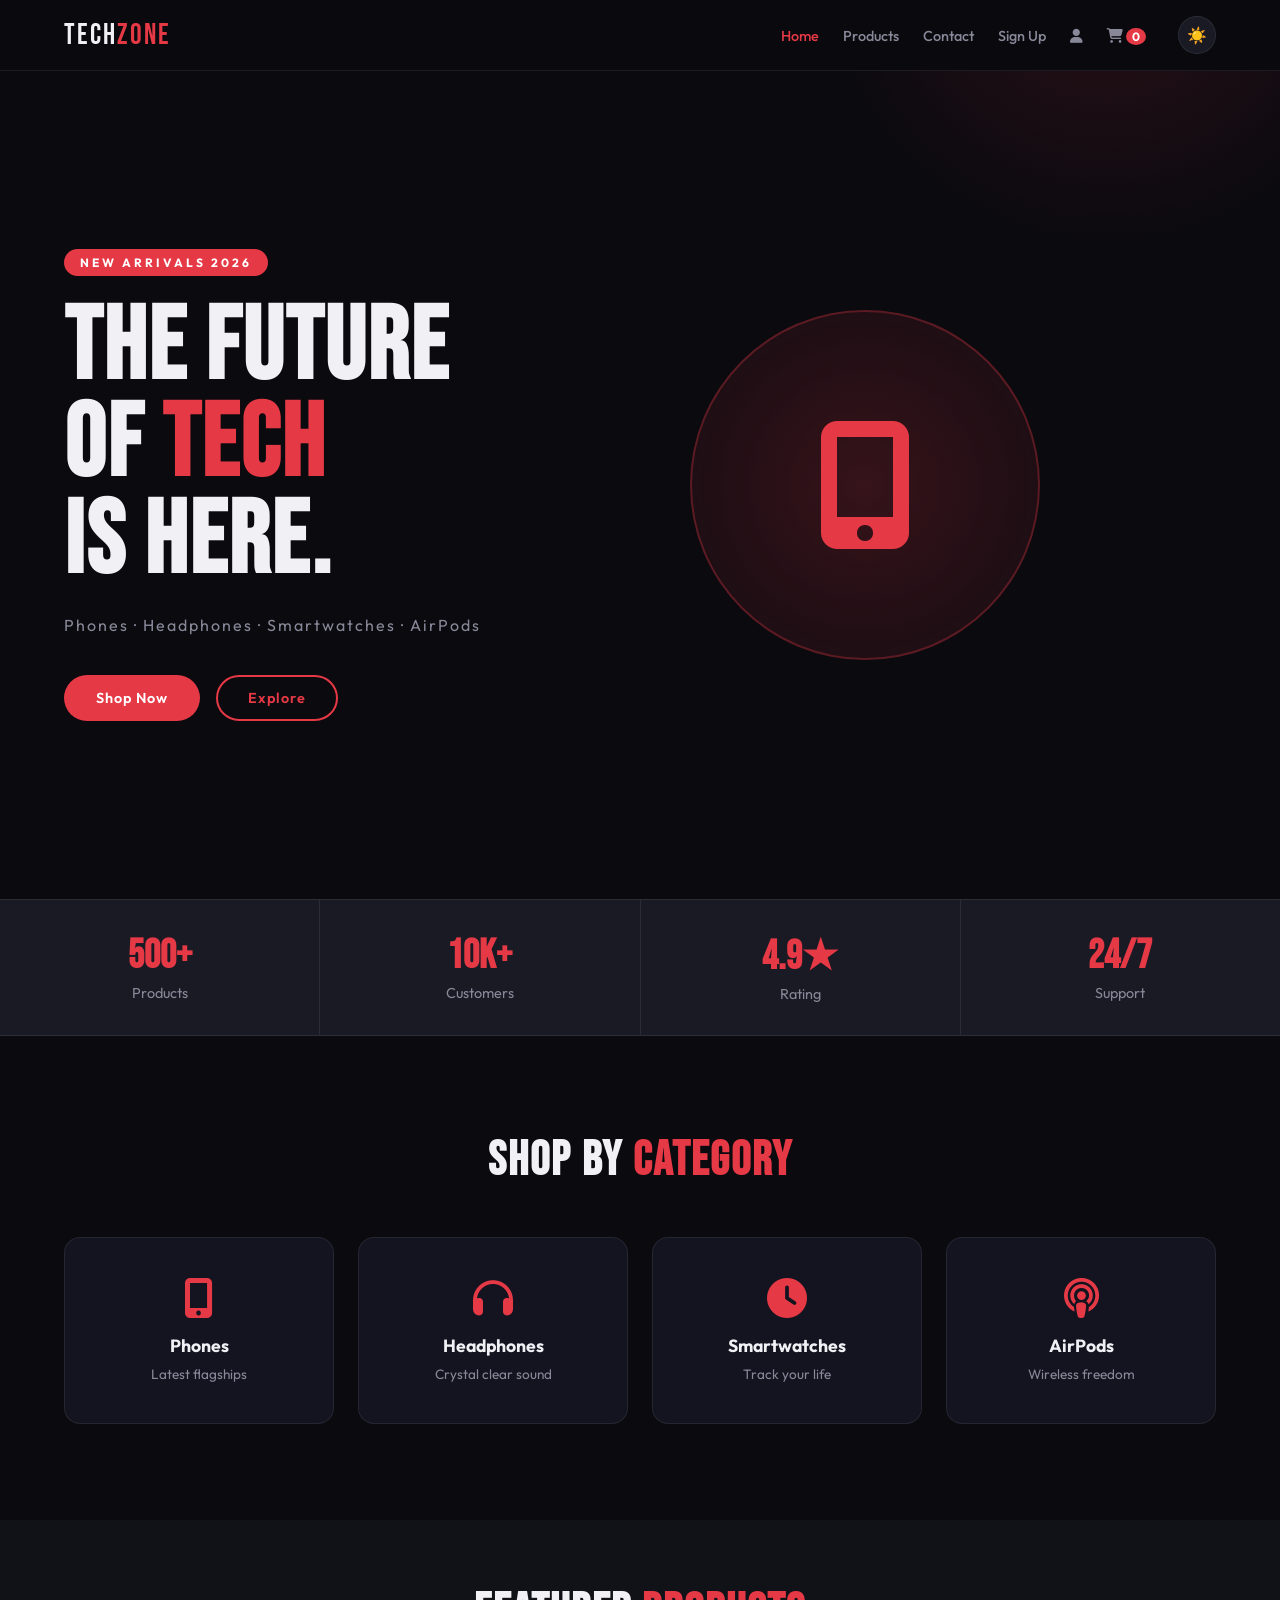
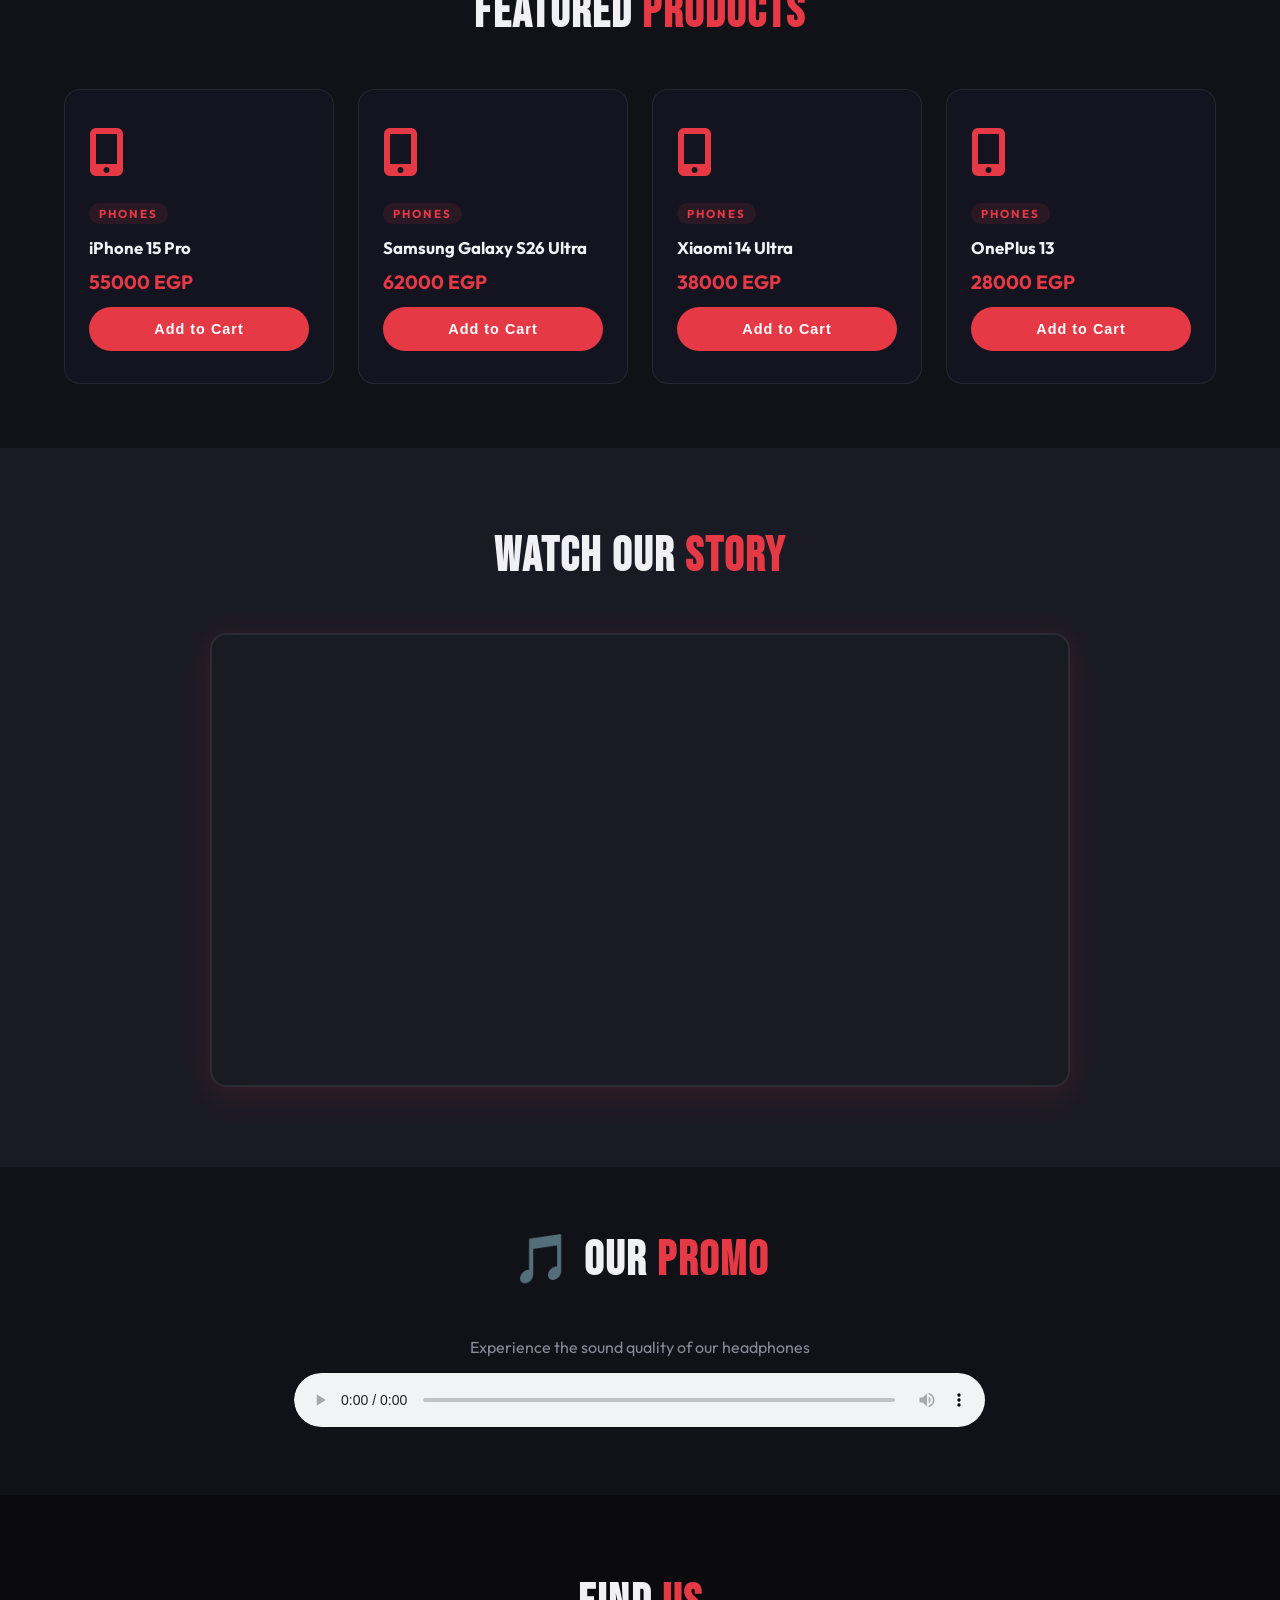
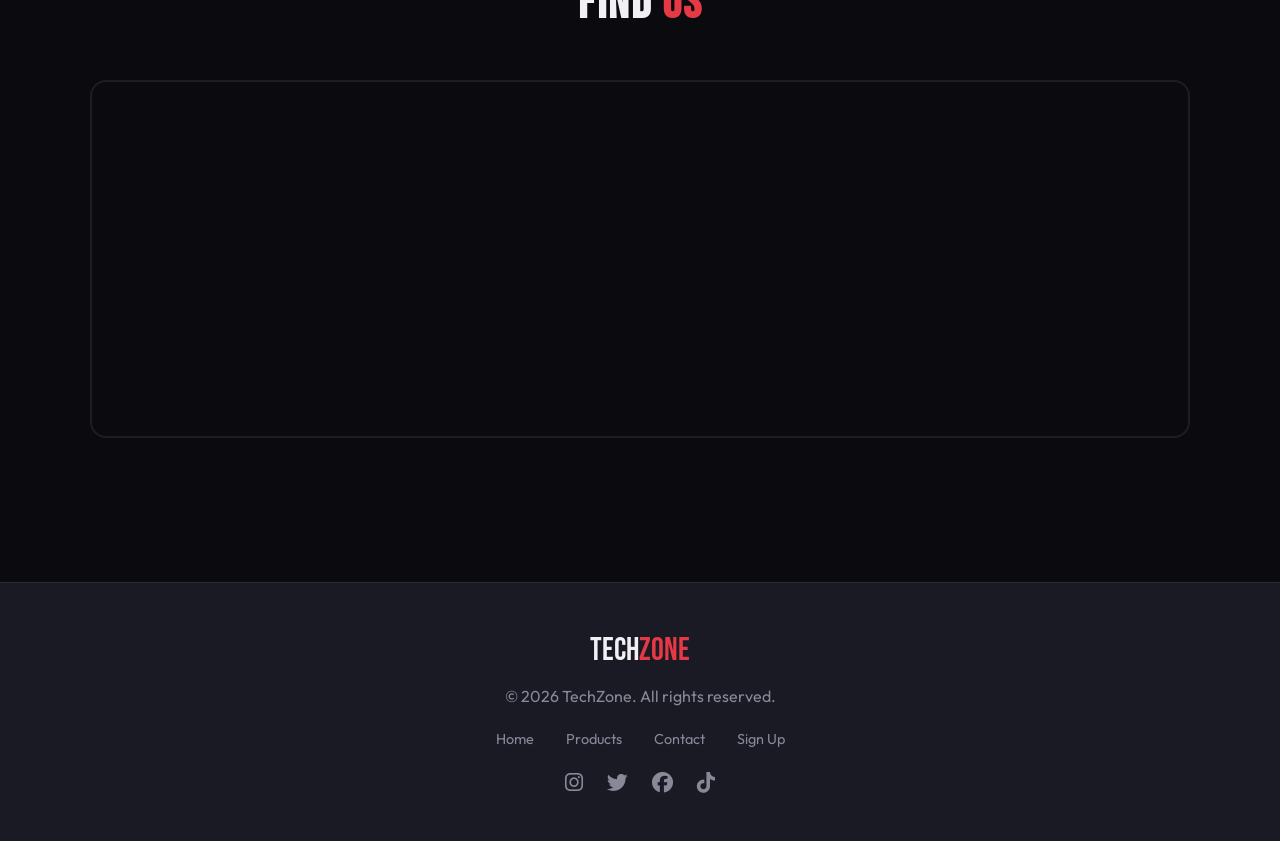
<file: index.html>
<!DOCTYPE html>
<html lang="en">
<head>
  <meta charset="UTF-8" />
  <meta name="viewport" content="width=device-width, initial-scale=1.0"/>
  <title>TechZone - Premium Tech Store</title>
  <link rel="stylesheet" href="style.css"/>
  <link href="https://fonts.googleapis.com/css2?family=Bebas+Neue&family=Outfit:wght@300;400;500;600;700&display=swap" rel="stylesheet"/>
  <link rel="stylesheet" href="https://cdnjs.cloudflare.com/ajax/libs/font-awesome/6.5.0/css/all.min.css"/>
</head>
<body>

<!-- NAV -->
<nav class="navbar">
  <div class="nav-logo">TECH<span>ZONE</span></div>
  <ul class="nav-links">
    <li><a href="index.html" class="active">Home</a></li>
    <li><a href="products.html">Products</a></li>
    <li><a href="contact.html">Contact</a></li>
    <li><a href="signup.html">Sign Up</a></li>
    <li><a href="profile.html"><i class="fa fa-user"></i></a></li>
    <li><a href="cart.html"><i class="fa fa-shopping-cart"></i> <span class="cart-count" id="cartCount">0</span></a></li>
  </ul>
  <button class="theme-toggle" id="themeToggle" onclick="toggleTheme()">🌙</button>
  <div class="hamburger" onclick="toggleMenu()">☰</div>
</nav>

<!-- HERO -->
<section class="hero">
  <div class="hero-content">
    <p class="hero-tag">New Arrivals 2026</p>
    <h1>The Future<br/>Of <span>Tech</span><br/>Is Here.</h1>
    <p class="hero-sub">Phones · Headphones · Smartwatches · AirPods</p>
    <div class="hero-btns">
      <a href="products.html" class="btn-primary">Shop Now</a>
      <a href="#featured" class="btn-outline">Explore</a>
    </div>
  </div>
  <div class="hero-visual">
    <div class="hero-circle"></div>
    <div class="hero-phone">
      <i class="fa fa-mobile-alt"></i>
    </div>
  </div>
</section>

<!-- STATS -->
<section class="stats">
  <div class="stat"><h2>500+</h2><p>Products</p></div>
  <div class="stat"><h2>10K+</h2><p>Customers</p></div>
  <div class="stat"><h2>4.9★</h2><p>Rating</p></div>
  <div class="stat"><h2>24/7</h2><p>Support</p></div>
</section>

<!-- CATEGORIES -->
<section class="categories" id="featured">
  <h2 class="section-title">Shop by <span>Category</span></h2>
  <div class="cat-grid">
    <a href="products.html?cat=phones" class="cat-card">
      <i class="fa fa-mobile-alt"></i>
      <h3>Phones</h3>
      <p>Latest flagships</p>
    </a>
    <a href="products.html?cat=headphones" class="cat-card">
      <i class="fa fa-headphones"></i>
      <h3>Headphones</h3>
      <p>Crystal clear sound</p>
    </a>
    <a href="products.html?cat=watches" class="cat-card">
      <i class="fa fa-clock"></i>
      <h3>Smartwatches</h3>
      <p>Track your life</p>
    </a>
    <a href="products.html?cat=airpods" class="cat-card">
      <i class="fa fa-podcast"></i>
      <h3>AirPods</h3>
      <p>Wireless freedom</p>
    </a>
  </div>
</section>

<!-- FEATURED PRODUCTS -->
<section class="featured-products">
  <h2 class="section-title">Featured <span>Products</span></h2>
  <div class="prod-grid" id="featuredGrid"></div>
</section>

<!-- VIDEO SECTION -->
<section class="video-section">
  <h2 class="section-title">Watch Our <span>Story</span></h2>
  <div class="video-wrapper">
    <iframe width="800" height="400"
      src="https://www.youtube.com/embed/dQw4w9WgXcQ"
      title="TechZone Story"
      frameborder="0"
      allow="accelerometer; autoplay; clipboard-write; encrypted-media; gyroscope; picture-in-picture"
      allowfullscreen>
    </iframe>
  </div>
</section>

<!-- AUDIO PROMO -->
<section class="audio-section">
  <h2 class="section-title">🎵 Our <span>Promo</span></h2>
  <p style="text-align:center; color:var(--text-muted); margin-bottom:1rem;">Experience the sound quality of our headphones</p>
  <div style="text-align:center;">
    <audio controls style="width:60%; border-radius:30px;">
      <source src="https://www.soundhelix.com/examples/mp3/SoundHelix-Song-1.mp3" type="audio/mpeg"/>
      Your browser does not support audio.
    </audio>
  </div>
</section>

<!-- MAP IFRAME -->
<section class="map-section">
  <h2 class="section-title">Find <span>Us</span></h2>
  <div class="map-wrapper">
    <iframe
      src="https://www.google.com/maps/embed?pb=!1m18!1m12!1m3!1d3453.9!2d31.2357!3d30.0444!2m3!1f0!2f0!3f0!3m2!1i1024!2i768!4f13.1!3m3!1m2!1s0x0%3A0x0!2zMzDCsDAyJzM5LjkiTiAzMcKwMTQnMDkuNSJF!5e0!3m2!1sen!2seg!4v1234567890"
      width="100%" height="350" style="border:0; border-radius:16px;" allowfullscreen loading="lazy">
    </iframe>
  </div>
</section>

<!-- FOOTER -->
<footer class="footer">
  <div class="footer-content">
    <div class="footer-logo">TECH<span>ZONE</span></div>
    <p>© 2026 TechZone. All rights reserved.</p>
    <div class="footer-links">
      <a href="index.html">Home</a>
      <a href="products.html">Products</a>
      <a href="contact.html">Contact</a>
      <a href="signup.html">Sign Up</a>
    </div>
    <div class="social-icons">
      <i class="fab fa-instagram"></i>
      <i class="fab fa-twitter"></i>
      <i class="fab fa-facebook"></i>
      <i class="fab fa-tiktok"></i>
    </div>
  </div>
</footer>

<script src="script.js"></script>
<script>
  // Render featured products
  const featured = products.slice(0, 4);
  const grid = document.getElementById('featuredGrid');
  featured.forEach(p => {
    grid.innerHTML += `
      <div class="prod-card">
        <div class="prod-icon"><i class="${p.icon}"></i></div>
        <span class="prod-cat">${p.category}</span>
        <h3>${p.name}</h3>
        <p class="prod-price">${p.price} EGP</p>
        <button class="btn-primary" onclick="addToCart(${p.id})">Add to Cart</button>
      </div>`;
  });
</script>
</body>
</html>
</file>
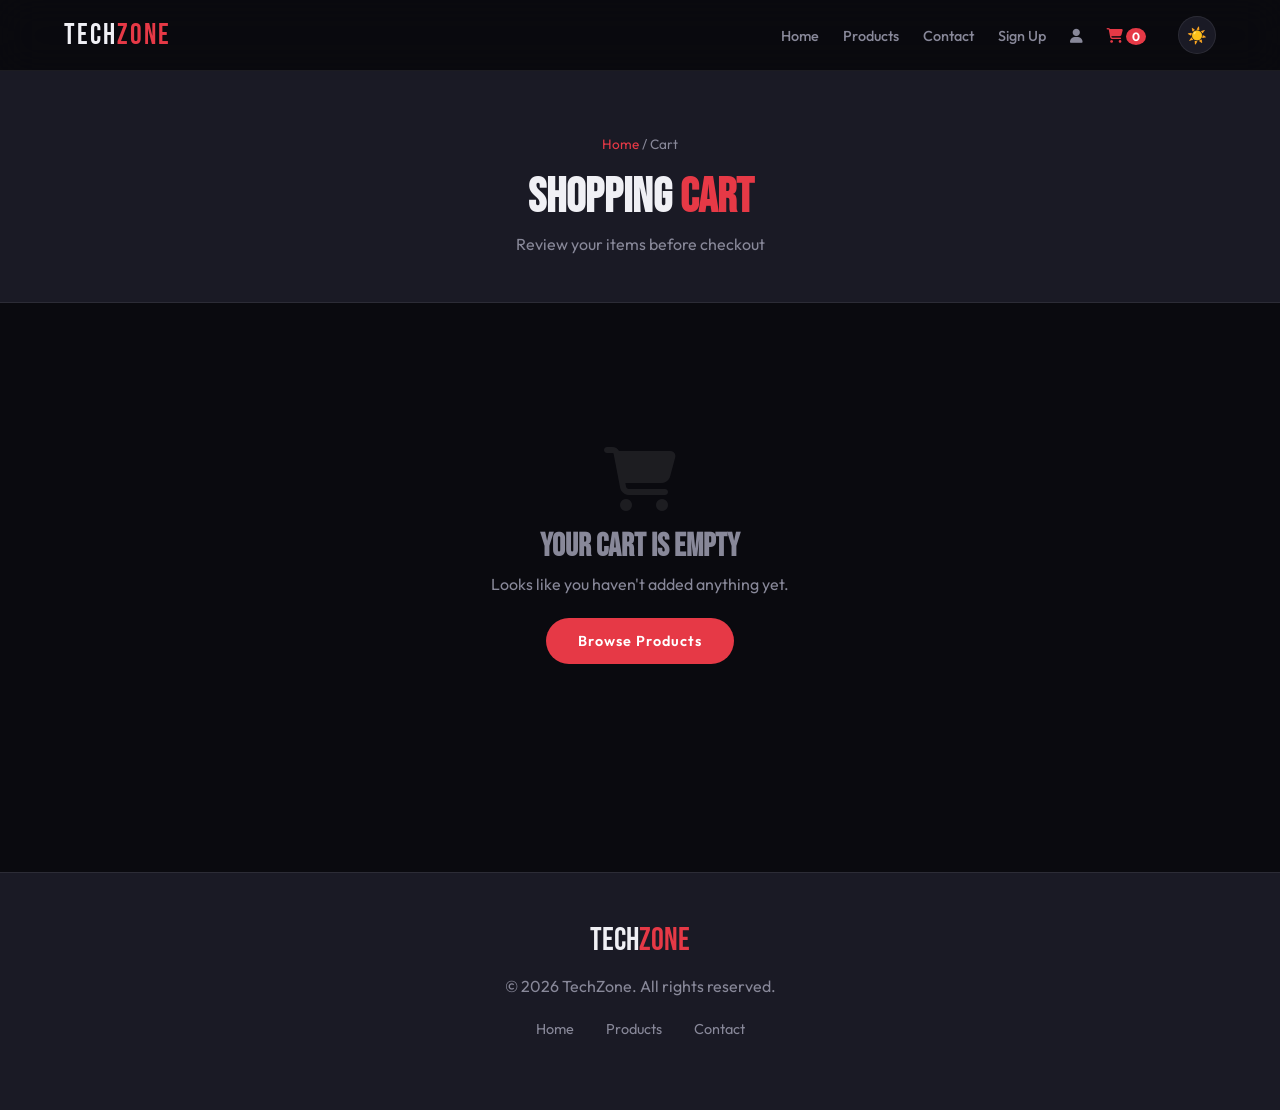
<file: cart.html>
<!DOCTYPE html>
<html lang="en">
<head>
  <meta charset="UTF-8"/>
  <meta name="viewport" content="width=device-width, initial-scale=1.0"/>
  <title>Cart - TechZone</title>
  <link rel="stylesheet" href="style.css"/>
  <link href="https://fonts.googleapis.com/css2?family=Bebas+Neue&family=Outfit:wght@300;400;500;600;700&display=swap" rel="stylesheet"/>
  <link rel="stylesheet" href="https://cdnjs.cloudflare.com/ajax/libs/font-awesome/6.5.0/css/all.min.css"/>
</head>
<body>

<nav class="navbar">
  <div class="nav-logo"><a href="index.html">TECH<span>ZONE</span></a></div>
  <ul class="nav-links">
    <li><a href="index.html">Home</a></li>
    <li><a href="products.html">Products</a></li>
    <li><a href="contact.html">Contact</a></li>
    <li><a href="signup.html">Sign Up</a></li>
    <li><a href="profile.html"><i class="fa fa-user"></i></a></li>
    <li><a href="cart.html" class="active"><i class="fa fa-shopping-cart"></i> <span class="cart-count" id="cartCount">0</span></a></li>
  </ul>
  <button class="theme-toggle" id="themeToggle" onclick="toggleTheme()">🌙</button>
  <div class="hamburger" onclick="toggleMenu()">☰</div>
</nav>

<div class="page-header">
  <div class="breadcrumb"><a href="index.html">Home</a> / Cart</div>
  <h1>Shopping <span>Cart</span></h1>
  <p>Review your items before checkout</p>
</div>

<section class="cart-section">

  <div id="cartEmpty" class="empty-cart" style="display:none;">
    <i class="fa fa-shopping-cart"></i>
    <h3 style="font-family:var(--font-display);font-size:2rem;margin-bottom:0.5rem;">Your cart is empty</h3>
    <p style="margin-bottom:1.5rem;">Looks like you haven't added anything yet.</p>
    <a href="products.html" class="btn-primary">Browse Products</a>
  </div>

  <div id="cartFull">
    <div style="overflow-x:auto;">
      <table class="cart-table" id="cartTable">
        <thead>
          <tr>
            <th>Product</th>
            <th>Category</th>
            <th>Price</th>
            <th>Qty</th>
            <th>Subtotal</th>
            <th>Remove</th>
          </tr>
        </thead>
        <tbody id="cartBody"></tbody>
      </table>
    </div>

    <div class="cart-total">
      Total: <span id="cartTotalAmt">0</span> EGP
    </div>

    <div class="cart-actions">
      <button class="btn-danger" onclick="clearCartAll()"><i class="fa fa-trash"></i> Clear Cart</button>
      <button class="btn-primary" onclick="checkout()"><i class="fa fa-credit-card"></i> Checkout</button>
    </div>
  </div>

</section>

<!-- CHECKOUT MODAL -->
<div id="checkoutModal" style="display:none;position:fixed;inset:0;background:rgba(0,0,0,0.8);z-index:9000;display:none;align-items:center;justify-content:center;padding:2rem;">
  <div style="background:var(--card-bg);border:1px solid var(--border);border-radius:24px;padding:2.5rem;max-width:480px;width:100%;">
    <h2 style="font-family:var(--font-display);font-size:2rem;margin-bottom:0.5rem;">Checkout</h2>
    <p style="color:var(--text-muted);margin-bottom:1.5rem;">Complete your order</p>

    <div class="form-group">
      <label>Full Name</label>
      <input type="text" id="ch-name" placeholder="Your full name"/>
      <div class="error-msg" id="ch-name-err"></div>
    </div>
    <div class="form-group">
      <label>Phone Number</label>
      <input type="text" id="ch-phone" placeholder="01xxxxxxxxx"/>
      <div class="error-msg" id="ch-phone-err"></div>
    </div>
    <div class="form-group">
      <label>Address</label>
      <input type="text" id="ch-address" placeholder="Street, City"/>
      <div class="error-msg" id="ch-address-err"></div>
    </div>
    <div class="form-group">
      <label>Payment Method</label>
      <select id="ch-payment">
        <option value="">Choose...</option>
        <option value="Cash on Delivery">Cash on Delivery</option>
        <option value="Visa / Mastercard">Visa / Mastercard</option>
        <option value="Instapay">Instapay</option>
        <option value="Vodafone Cash">Vodafone Cash</option>
      </select>
      <div class="error-msg" id="ch-payment-err"></div>
    </div>

    <div style="display:flex;gap:1rem;margin-top:1.5rem;">
      <button class="btn-outline" style="flex:1;" onclick="closeModal()">Cancel</button>
      <button class="btn-primary" style="flex:1;" onclick="confirmOrder()">Place Order</button>
    </div>
  </div>
</div>

<footer class="footer">
  <div class="footer-content">
    <div class="footer-logo">TECH<span>ZONE</span></div>
    <p>© 2026 TechZone. All rights reserved.</p>
    <div class="footer-links">
      <a href="index.html">Home</a><a href="products.html">Products</a><a href="contact.html">Contact</a>
    </div>
  </div>
</footer>

<script src="script.js"></script>
<script>
  function renderCart() {
    const cart = getCart();
    const empty = document.getElementById('cartEmpty');
    const full  = document.getElementById('cartFull');

    if (cart.length === 0) {
      empty.style.display = 'block';
      full.style.display  = 'none';
      return;
    }
    empty.style.display = 'none';
    full.style.display  = 'block';

    let total = 0;
    document.getElementById('cartBody').innerHTML = cart.map(item => {
      const sub = item.price * item.qty;
      total += sub;
      return `
        <tr>
          <td><i class="${item.icon}" style="color:var(--accent);margin-right:8px;"></i>${item.name}</td>
          <td>${products.find(p=>p.id===item.id)?.category || ''}</td>
          <td>${item.price.toLocaleString()} EGP</td>
          <td>
            <div style="display:flex;align-items:center;gap:8px;">
              <button onclick="changeQty(${item.id},-1)" style="background:var(--bg3);border:1px solid var(--border);color:var(--text);width:28px;height:28px;border-radius:6px;cursor:pointer;font-size:1rem;">−</button>
              <span style="font-weight:700;min-width:20px;text-align:center;">${item.qty}</span>
              <button onclick="changeQty(${item.id},1)"  style="background:var(--bg3);border:1px solid var(--border);color:var(--text);width:28px;height:28px;border-radius:6px;cursor:pointer;font-size:1rem;">+</button>
            </div>
          </td>
          <td style="color:var(--accent);font-weight:700;">${sub.toLocaleString()} EGP</td>
          <td><button class="btn-danger" onclick="removeFromCart(${item.id})"><i class="fa fa-trash"></i></button></td>
        </tr>`;
    }).join('');

    document.getElementById('cartTotalAmt').textContent = total.toLocaleString();
  }

  function changeQty(id, delta) {
    const cart = getCart();
    const item = cart.find(i => i.id === id);
    if (!item) return;
    item.qty += delta;
    if (item.qty <= 0) {
      saveCart(cart.filter(i => i.id !== id));
    } else {
      saveCart(cart);
    }
    renderCart();
  }

  function clearCartAll() {
    if (!confirm('Clear all items from cart?')) return;
    saveCart([]);
    renderCart();
  }

  function checkout() {
    const modal = document.getElementById('checkoutModal');
    modal.style.display = 'flex';
    // Pre-fill from profile
    const user = JSON.parse(localStorage.getItem('tz-user') || '{}');
    if (user.name) document.getElementById('ch-name').value = user.name;
    if (user.phone) document.getElementById('ch-phone').value = user.phone;
  }

  function closeModal() {
    document.getElementById('checkoutModal').style.display = 'none';
  }

  function confirmOrder() {
    const name    = document.getElementById('ch-name').value.trim();
    const phone   = document.getElementById('ch-phone').value.trim();
    const address = document.getElementById('ch-address').value.trim();
    const payment = document.getElementById('ch-payment').value;

    let valid = true;
    if (name.length < 2)   { showErr2('ch-name-err', '❌ Enter your name.'); valid=false; }
    if (!/^01[0-9]{9}$/.test(phone)) { showErr2('ch-phone-err', '❌ Invalid phone.'); valid=false; }
    if (address.length < 5) { showErr2('ch-address-err', '❌ Enter your address.'); valid=false; }
    if (!payment)           { showErr2('ch-payment-err', '❌ Select payment method.'); valid=false; }
    if (!valid) return;

    const cart = getCart();
    const total = cart.reduce((s,i) => s + i.price*i.qty, 0);
    const order = {
      id: Date.now(),
      date: new Date().toLocaleString(),
      items: cart.map(i=>i.name).join(', '),
      total,
      payment
    };

    const orders = JSON.parse(localStorage.getItem('tz-orders') || '[]');
    orders.push(order);
    localStorage.setItem('tz-orders', JSON.stringify(orders));
    saveCart([]);
    closeModal();
    showToast('🎉 Order placed successfully!');
    setTimeout(() => window.location.href = 'profile.html', 2000);
  }

  function showErr2(id, msg) {
    const el = document.getElementById(id);
    if (el) { el.textContent=msg; el.style.display='block'; }
  }

  renderCart();
</script>
</body>
</html>
</file>
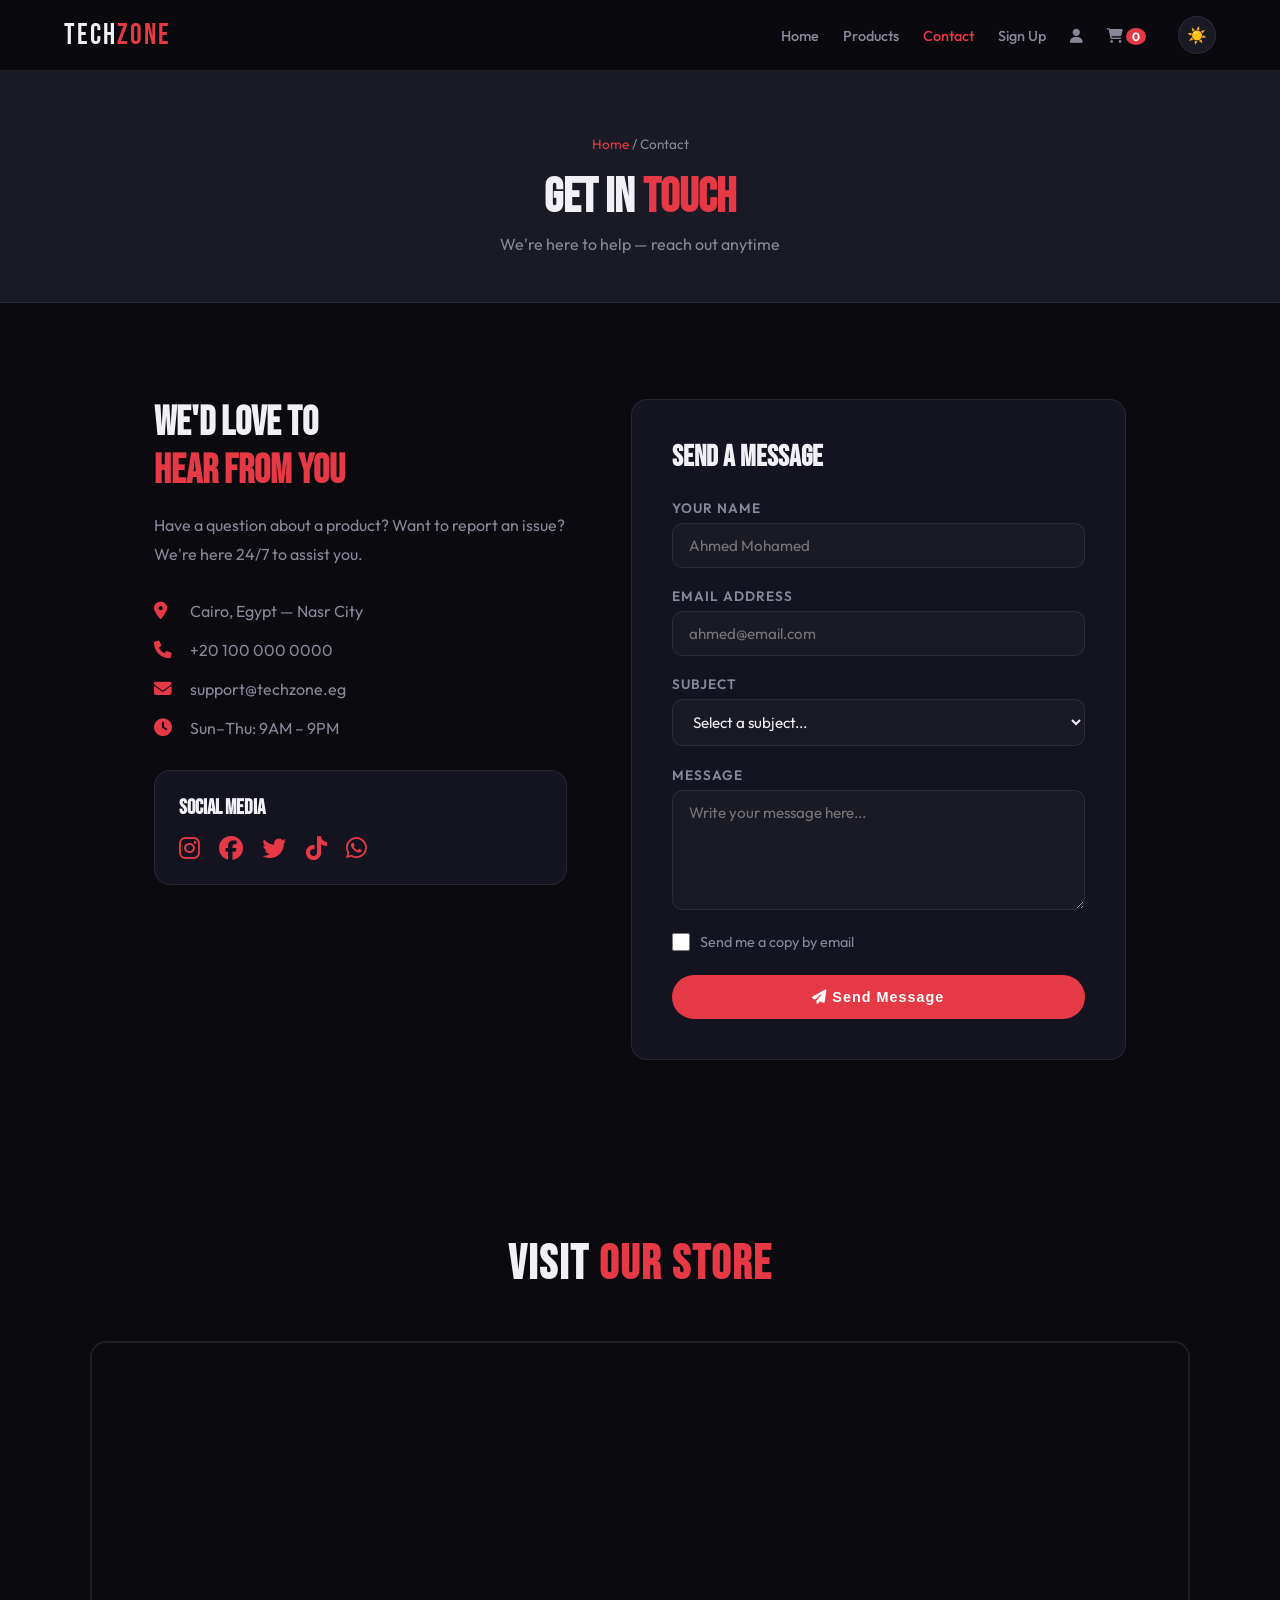
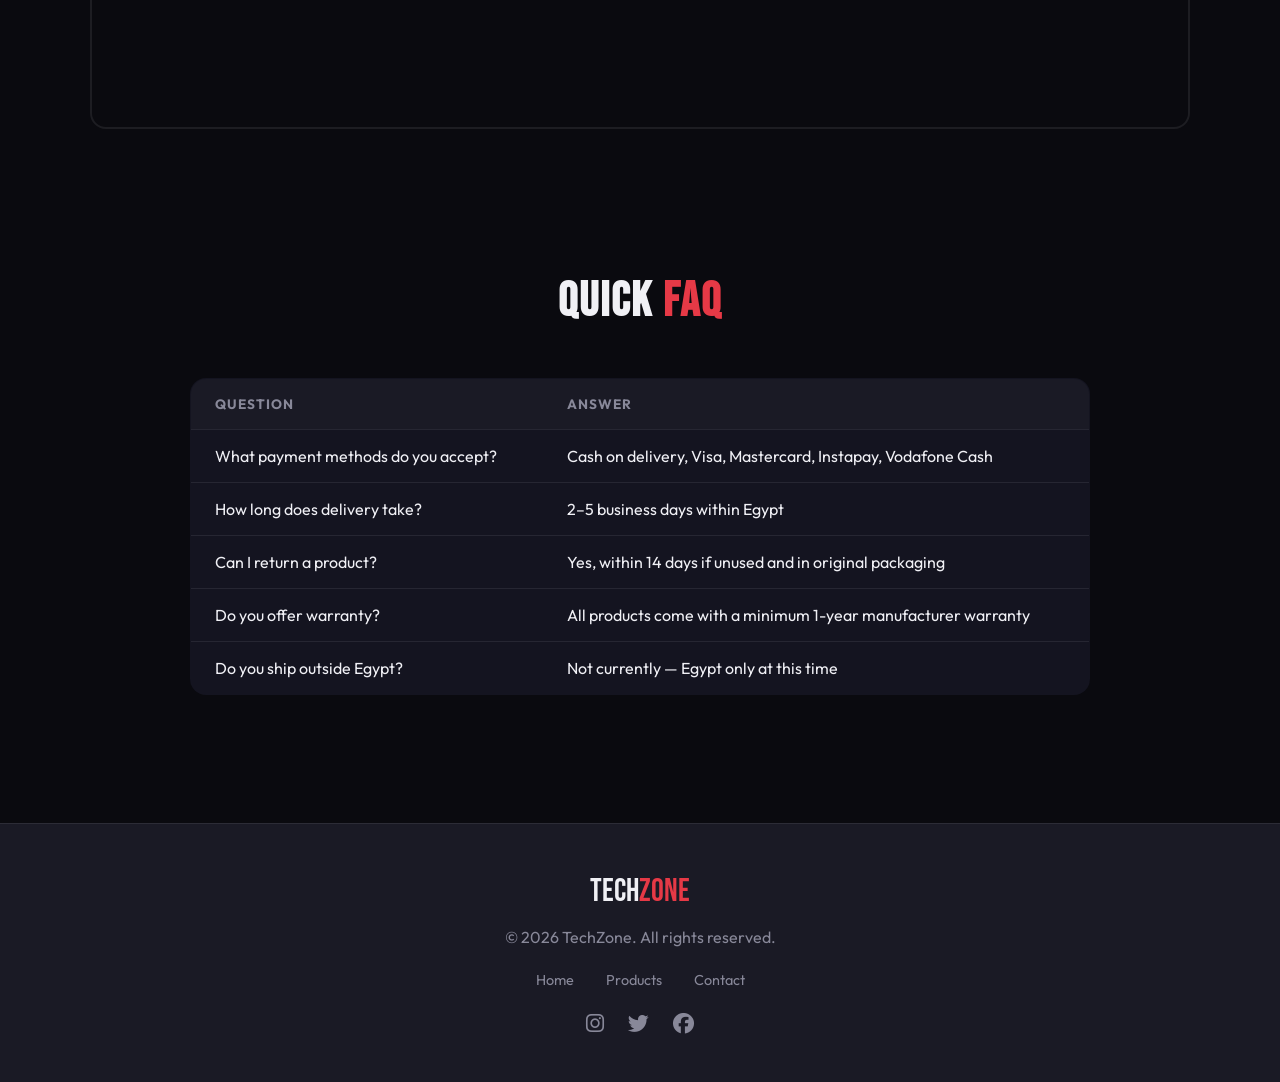
<file: contact.html>
<!DOCTYPE html>
<html lang="en">
<head>
  <meta charset="UTF-8"/>
  <meta name="viewport" content="width=device-width, initial-scale=1.0"/>
  <title>Contact Us - TechZone</title>
  <link rel="stylesheet" href="style.css"/>
  <link href="https://fonts.googleapis.com/css2?family=Bebas+Neue&family=Outfit:wght@300;400;500;600;700&display=swap" rel="stylesheet"/>
  <link rel="stylesheet" href="https://cdnjs.cloudflare.com/ajax/libs/font-awesome/6.5.0/css/all.min.css"/>
</head>
<body>

<nav class="navbar">
  <div class="nav-logo"><a href="index.html">TECH<span>ZONE</span></a></div>
  <ul class="nav-links">
    <li><a href="index.html">Home</a></li>
    <li><a href="products.html">Products</a></li>
    <li><a href="contact.html" class="active">Contact</a></li>
    <li><a href="signup.html">Sign Up</a></li>
    <li><a href="profile.html"><i class="fa fa-user"></i></a></li>
    <li><a href="cart.html"><i class="fa fa-shopping-cart"></i> <span class="cart-count" id="cartCount">0</span></a></li>
  </ul>
  <button class="theme-toggle" id="themeToggle" onclick="toggleTheme()">🌙</button>
  <div class="hamburger" onclick="toggleMenu()">☰</div>
</nav>

<div class="page-header">
  <div class="breadcrumb"><a href="index.html">Home</a> / Contact</div>
  <h1>Get In <span>Touch</span></h1>
  <p>We're here to help — reach out anytime</p>
</div>

<div class="contact-section">
  <!-- INFO -->
  <div class="contact-info">
    <h2>We'd love to<br/><span style="color:var(--accent)">hear from you</span></h2>
    <p>Have a question about a product? Want to report an issue? We're here 24/7 to assist you.</p>

    <div class="contact-detail"><i class="fa fa-map-marker-alt"></i><span>Cairo, Egypt — Nasr City</span></div>
    <div class="contact-detail"><i class="fa fa-phone"></i><span>+20 100 000 0000</span></div>
    <div class="contact-detail"><i class="fa fa-envelope"></i><span>support@techzone.eg</span></div>
    <div class="contact-detail"><i class="fa fa-clock"></i><span>Sun–Thu: 9AM – 9PM</span></div>

    <div style="margin-top:2rem;">
      <div style="background:var(--card-bg);border:1px solid var(--border);border-radius:var(--radius);padding:1.5rem;">
        <h4 style="margin-bottom:1rem;font-family:var(--font-display);font-size:1.3rem;">Social Media</h4>
        <div style="display:flex;gap:1.2rem;font-size:1.5rem;">
          <i class="fab fa-instagram" style="color:var(--accent);cursor:pointer;"></i>
          <i class="fab fa-facebook" style="color:var(--accent);cursor:pointer;"></i>
          <i class="fab fa-twitter" style="color:var(--accent);cursor:pointer;"></i>
          <i class="fab fa-tiktok" style="color:var(--accent);cursor:pointer;"></i>
          <i class="fab fa-whatsapp" style="color:var(--accent);cursor:pointer;"></i>
        </div>
      </div>
    </div>
  </div>

  <!-- FORM -->
  <div class="contact-form">
    <div class="form-card">
      <h3>Send a Message</h3>

      <div class="form-group">
        <label>Your Name</label>
        <input type="text" id="c-name" placeholder="Ahmed Mohamed" oninput="clearCErr('c-name-err')"/>
        <div class="error-msg" id="c-name-err"></div>
      </div>

      <div class="form-group">
        <label>Email Address</label>
        <input type="text" id="c-email" placeholder="ahmed@email.com" oninput="clearCErr('c-email-err')"/>
        <div class="error-msg" id="c-email-err"></div>
      </div>

      <div class="form-group">
        <label>Subject</label>
        <select id="c-subject">
          <option value="">Select a subject...</option>
          <option value="Order Issue">Order Issue</option>
          <option value="Product Question">Product Question</option>
          <option value="Return & Refund">Return & Refund</option>
          <option value="Technical Support">Technical Support</option>
          <option value="Other">Other</option>
        </select>
        <div class="error-msg" id="c-subject-err"></div>
      </div>

      <div class="form-group">
        <label>Message</label>
        <textarea id="c-message" placeholder="Write your message here..." oninput="clearCErr('c-message-err')"></textarea>
        <div class="error-msg" id="c-message-err"></div>
      </div>

      <div style="display:flex;align-items:center;gap:10px;margin-bottom:1.5rem;">
        <input type="checkbox" id="c-copy" style="width:18px;height:18px;accent-color:var(--accent);"/>
        <label for="c-copy" style="color:var(--text-muted);font-size:0.9rem;cursor:pointer;">Send me a copy by email</label>
      </div>

      <button class="btn-primary" style="width:100%;" onclick="submitContact()">
        <i class="fa fa-paper-plane"></i> Send Message
      </button>

      <div id="successMsg" style="display:none;margin-top:1.5rem;padding:1rem;background:rgba(76,175,80,0.1);border:1px solid rgba(76,175,80,0.3);border-radius:10px;color:#4caf50;text-align:center;font-weight:600;">
        ✅ Message sent successfully! We'll get back to you soon.
      </div>
    </div>
  </div>
</div>

<!-- MAP -->
<section class="map-section">
  <h2 class="section-title">Visit <span>Our Store</span></h2>
  <div class="map-wrapper">
    <iframe
      src="https://www.google.com/maps/embed?pb=!1m18!1m12!1m3!1d3453.9!2d31.2357!3d30.0444!2m3!1f0!2f0!3f0!3m2!1i1024!2i768!4f13.1!3m3!1m2!1s0x14583fa60b21beeb%3A0x79dfb296e8423bba!2sCairo%2C%20Egypt!5e0!3m2!1sen!2seg!4v1234567890"
      width="100%" height="380" style="border:0; border-radius:16px;" allowfullscreen loading="lazy">
    </iframe>
  </div>
</section>

<!-- FAQ TABLE -->
<section style="padding:4rem;">
  <h2 class="section-title">Quick <span>FAQ</span></h2>
  <div style="max-width:900px;margin:0 auto;overflow-x:auto;">
    <table class="cart-table">
      <thead>
        <tr>
          <th>Question</th>
          <th>Answer</th>
        </tr>
      </thead>
      <tbody>
        <tr><td>What payment methods do you accept?</td><td>Cash on delivery, Visa, Mastercard, Instapay, Vodafone Cash</td></tr>
        <tr><td>How long does delivery take?</td><td>2–5 business days within Egypt</td></tr>
        <tr><td>Can I return a product?</td><td>Yes, within 14 days if unused and in original packaging</td></tr>
        <tr><td>Do you offer warranty?</td><td>All products come with a minimum 1-year manufacturer warranty</td></tr>
        <tr><td>Do you ship outside Egypt?</td><td>Not currently — Egypt only at this time</td></tr>
      </tbody>
    </table>
  </div>
</section>

<footer class="footer">
  <div class="footer-content">
    <div class="footer-logo">TECH<span>ZONE</span></div>
    <p>© 2026 TechZone. All rights reserved.</p>
    <div class="footer-links">
      <a href="index.html">Home</a><a href="products.html">Products</a><a href="contact.html">Contact</a>
    </div>
    <div class="social-icons">
      <i class="fab fa-instagram"></i>
      <i class="fab fa-twitter"></i>
      <i class="fab fa-facebook"></i>
    </div>
  </div>
</footer>

<script src="script.js"></script>
<script>
  function clearCErr(id) {
    const el = document.getElementById(id);
    if (el) el.style.display = 'none';
  }
  function showCErr(id, msg) {
    const el = document.getElementById(id);
    el.textContent = msg;
    el.style.display = 'block';
  }

  function submitContact() {
    let valid = true;
    const name    = document.getElementById('c-name').value.trim();
    const email   = document.getElementById('c-email').value.trim();
    const subject = document.getElementById('c-subject').value;
    const message = document.getElementById('c-message').value.trim();

    if (name.length < 2) { showCErr('c-name-err', '❌ Please enter your name.'); valid = false; }

    const emailRe = /^[^\s@]+@[^\s@]+\.[^\s@]+$/;
    if (!emailRe.test(email)) { showCErr('c-email-err', '❌ Enter a valid email address.'); valid = false; }

    if (!subject) { showCErr('c-subject-err', '❌ Please select a subject.'); valid = false; }

    if (message.length < 10) { showCErr('c-message-err', '❌ Message must be at least 10 characters.'); valid = false; }

    if (!valid) return;

    // Save message to localStorage
    const messages = JSON.parse(localStorage.getItem('tz-messages') || '[]');
    messages.push({ name, email, subject, message, date: new Date().toLocaleString() });
    localStorage.setItem('tz-messages', JSON.stringify(messages));

    document.getElementById('successMsg').style.display = 'block';
    document.getElementById('c-name').value = '';
    document.getElementById('c-email').value = '';
    document.getElementById('c-subject').value = '';
    document.getElementById('c-message').value = '';
    showToast('📨 Message sent!');
  }
</script>
</body>
</html>
</file>
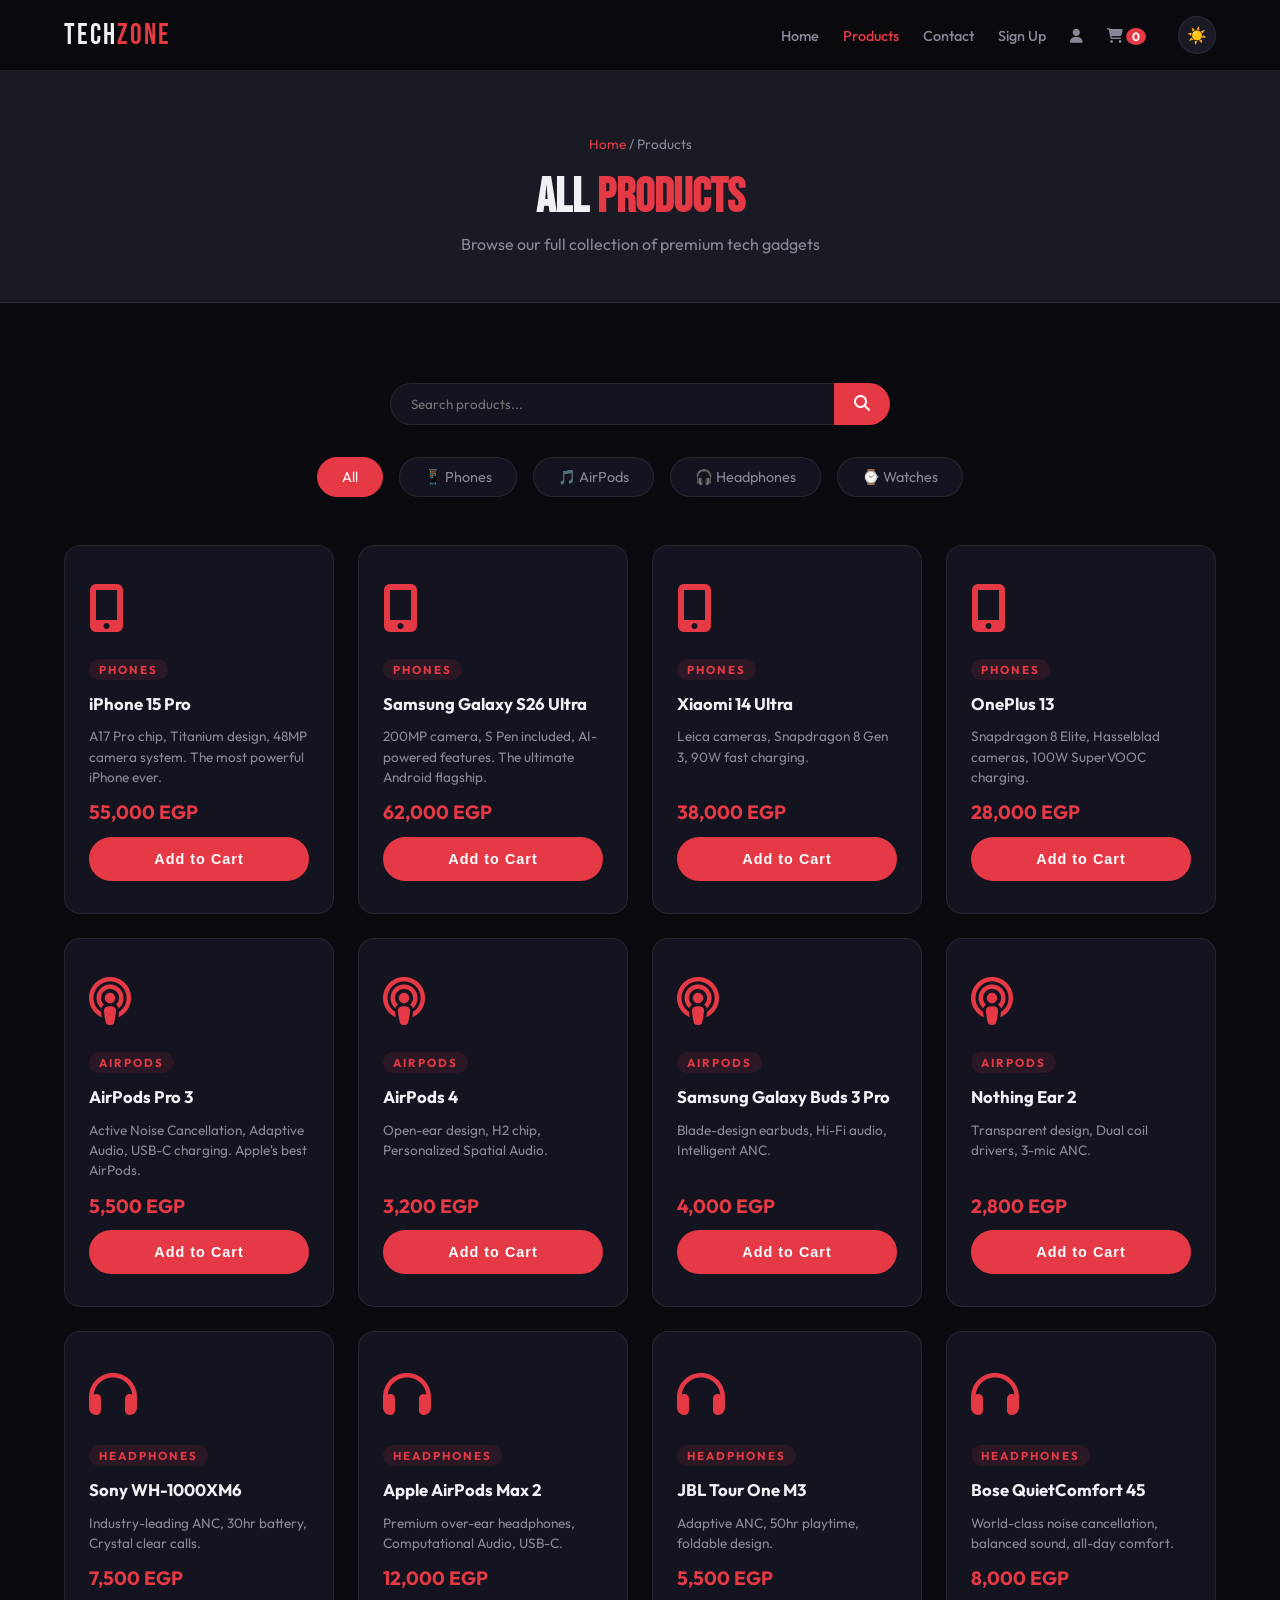
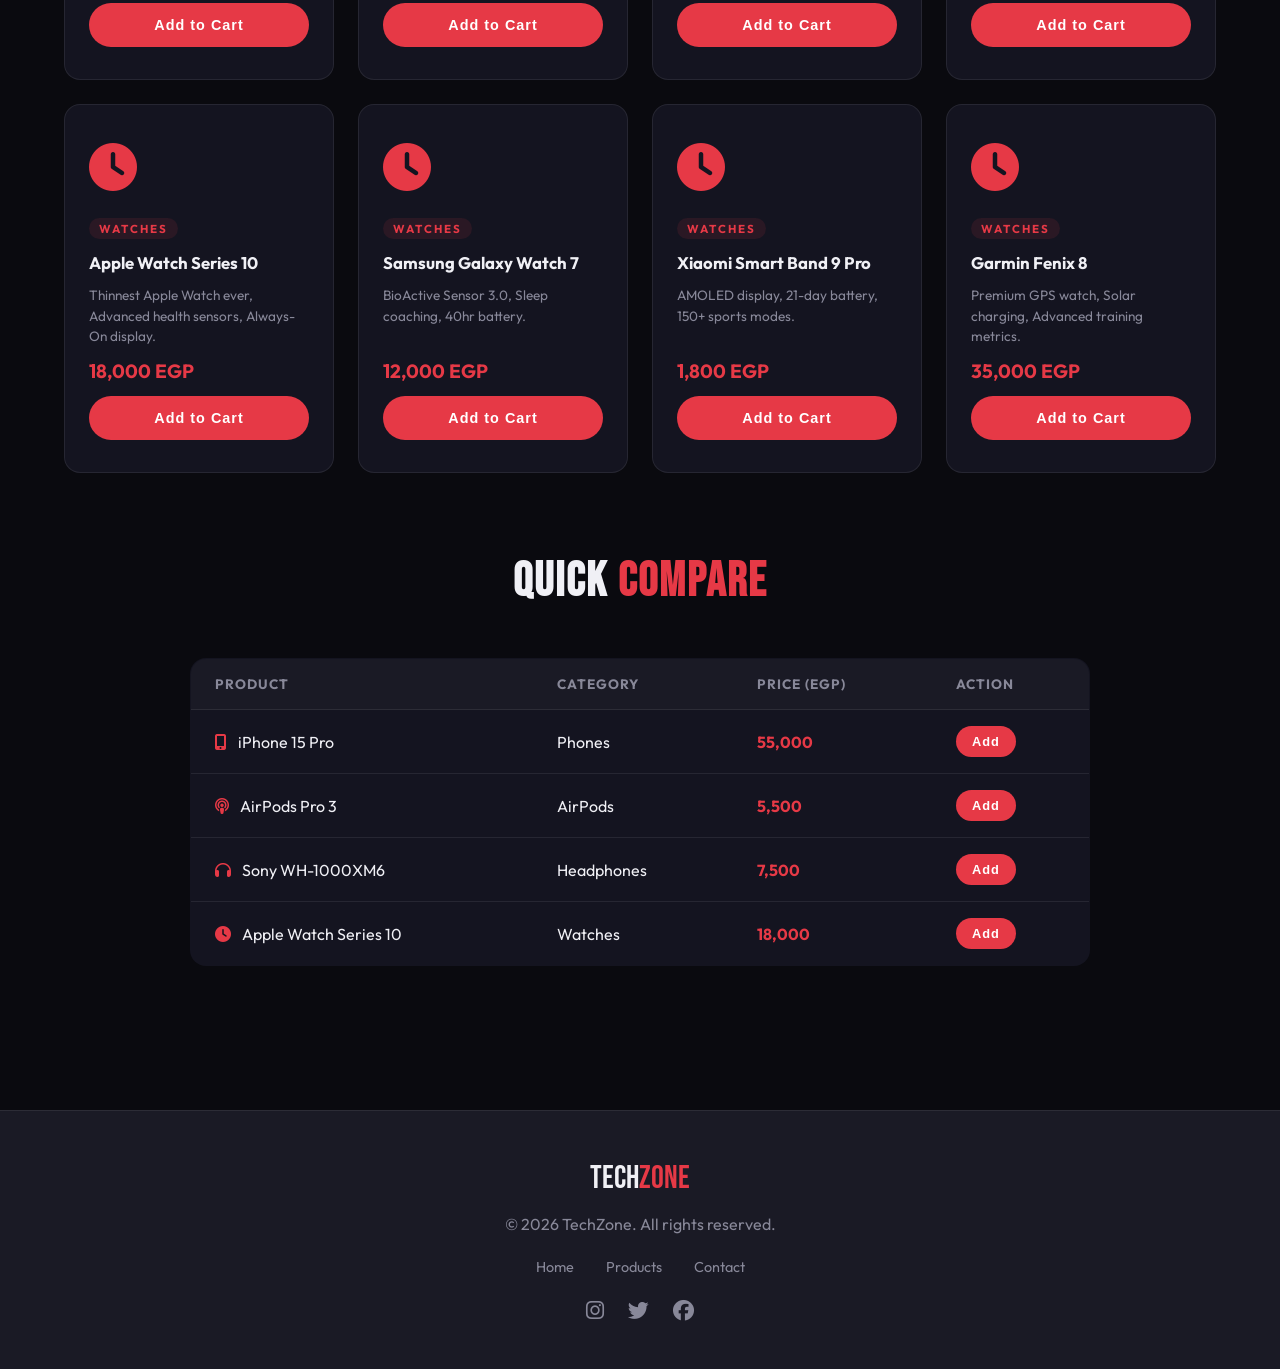
<file: products.html>
<!DOCTYPE html>
<html lang="en">
<head>
  <meta charset="UTF-8"/>
  <meta name="viewport" content="width=device-width, initial-scale=1.0"/>
  <title>Products - TechZone</title>
  <link rel="stylesheet" href="style.css"/>
  <link href="https://fonts.googleapis.com/css2?family=Bebas+Neue&family=Outfit:wght@300;400;500;600;700&display=swap" rel="stylesheet"/>
  <link rel="stylesheet" href="https://cdnjs.cloudflare.com/ajax/libs/font-awesome/6.5.0/css/all.min.css"/>
</head>
<body>

<nav class="navbar">
  <div class="nav-logo"><a href="index.html">TECH<span>ZONE</span></a></div>
  <ul class="nav-links">
    <li><a href="index.html">Home</a></li>
    <li><a href="products.html" class="active">Products</a></li>
    <li><a href="contact.html">Contact</a></li>
    <li><a href="signup.html">Sign Up</a></li>
    <li><a href="profile.html"><i class="fa fa-user"></i></a></li>
    <li><a href="cart.html"><i class="fa fa-shopping-cart"></i> <span class="cart-count" id="cartCount">0</span></a></li>
  </ul>
  <button class="theme-toggle" id="themeToggle" onclick="toggleTheme()">🌙</button>
  <div class="hamburger" onclick="toggleMenu()">☰</div>
</nav>

<div class="page-header">
  <div class="breadcrumb"><a href="index.html">Home</a> / Products</div>
  <h1>All <span>Products</span></h1>
  <p>Browse our full collection of premium tech gadgets</p>
</div>

<section class="products-page">

  <!-- SEARCH -->
  <div class="search-bar">
    <input type="text" id="searchInput" placeholder="Search products..." oninput="filterProducts()"/>
    <button><i class="fa fa-search"></i></button>
  </div>

  <!-- FILTERS -->
  <div class="filter-bar">
    <button class="filter-btn active" onclick="setFilter('All', this)">All</button>
    <button class="filter-btn" onclick="setFilter('Phones', this)">📱 Phones</button>
    <button class="filter-btn" onclick="setFilter('AirPods', this)">🎵 AirPods</button>
    <button class="filter-btn" onclick="setFilter('Headphones', this)">🎧 Headphones</button>
    <button class="filter-btn" onclick="setFilter('Watches', this)">⌚ Watches</button>
  </div>

  <!-- GRID -->
  <div class="prod-grid" id="productGrid"></div>

  <!-- COMPARE TABLE -->
  <div style="margin-top: 5rem;">
    <h2 class="section-title">Quick <span>Compare</span></h2>
    <div style="overflow-x:auto;">
      <table class="cart-table" style="margin:0 auto; max-width:900px;">
        <thead>
          <tr>
            <th>Product</th>
            <th>Category</th>
            <th>Price (EGP)</th>
            <th>Action</th>
          </tr>
        </thead>
        <tbody id="compareTable"></tbody>
      </table>
    </div>
  </div>
</section>

<footer class="footer">
  <div class="footer-content">
    <div class="footer-logo">TECH<span>ZONE</span></div>
    <p>© 2026 TechZone. All rights reserved.</p>
    <div class="footer-links">
      <a href="index.html">Home</a>
      <a href="products.html">Products</a>
      <a href="contact.html">Contact</a>
    </div>
    <div class="social-icons">
      <i class="fab fa-instagram"></i>
      <i class="fab fa-twitter"></i>
      <i class="fab fa-facebook"></i>
    </div>
  </div>
</footer>

<script src="script.js"></script>
<script>
  let currentFilter = 'All';

  function setFilter(cat, btn) {
    currentFilter = cat;
    document.querySelectorAll('.filter-btn').forEach(b => b.classList.remove('active'));
    btn.classList.add('active');
    filterProducts();
  }

  function filterProducts() {
    const q = document.getElementById('searchInput').value.toLowerCase();
    const filtered = products.filter(p => {
      const matchCat = currentFilter === 'All' || p.category === currentFilter;
      const matchSearch = p.name.toLowerCase().includes(q) || p.category.toLowerCase().includes(q);
      return matchCat && matchSearch;
    });
    renderGrid(filtered);
  }

  function renderGrid(list) {
    const grid = document.getElementById('productGrid');
    if (list.length === 0) {
      grid.innerHTML = '<p style="grid-column:1/-1; text-align:center; color:var(--text-muted); padding:3rem;">No products found.</p>';
      return;
    }
    grid.innerHTML = list.map(p => `
      <div class="prod-card">
        <div class="prod-icon"><i class="${p.icon}"></i></div>
        <span class="prod-cat">${p.category}</span>
        <h3>${p.name}</h3>
        <p class="prod-desc">${p.desc}</p>
        <p class="prod-price">${p.price.toLocaleString()} EGP</p>
        <button class="btn-primary" onclick="addToCart(${p.id}); recordView(${p.id})">Add to Cart</button>
      </div>
    `).join('');
  }

  // Compare table — top 4 featured
  function renderCompare() {
    const top = products.filter(p => [1,5,9,13].includes(p.id));
    document.getElementById('compareTable').innerHTML = top.map(p => `
      <tr>
        <td><i class="${p.icon}" style="color:var(--accent);margin-right:8px"></i> ${p.name}</td>
        <td>${p.category}</td>
        <td style="color:var(--accent);font-weight:700">${p.price.toLocaleString()}</td>
        <td><button class="btn-primary" style="padding:8px 16px;font-size:0.8rem" onclick="addToCart(${p.id})">Add</button></td>
      </tr>
    `).join('');
  }

  // Check URL param
  const params = new URLSearchParams(window.location.search);
  const catMap = { phones:'Phones', headphones:'Headphones', watches:'Watches', airpods:'AirPods' };
  if (params.get('cat') && catMap[params.get('cat')]) {
    currentFilter = catMap[params.get('cat')];
    document.querySelectorAll('.filter-btn').forEach(b => {
      if (b.textContent.toLowerCase().includes(params.get('cat'))) b.classList.add('active');
      else b.classList.remove('active');
    });
  }

  filterProducts();
  renderCompare();
</script>
</body>
</html>
</file>
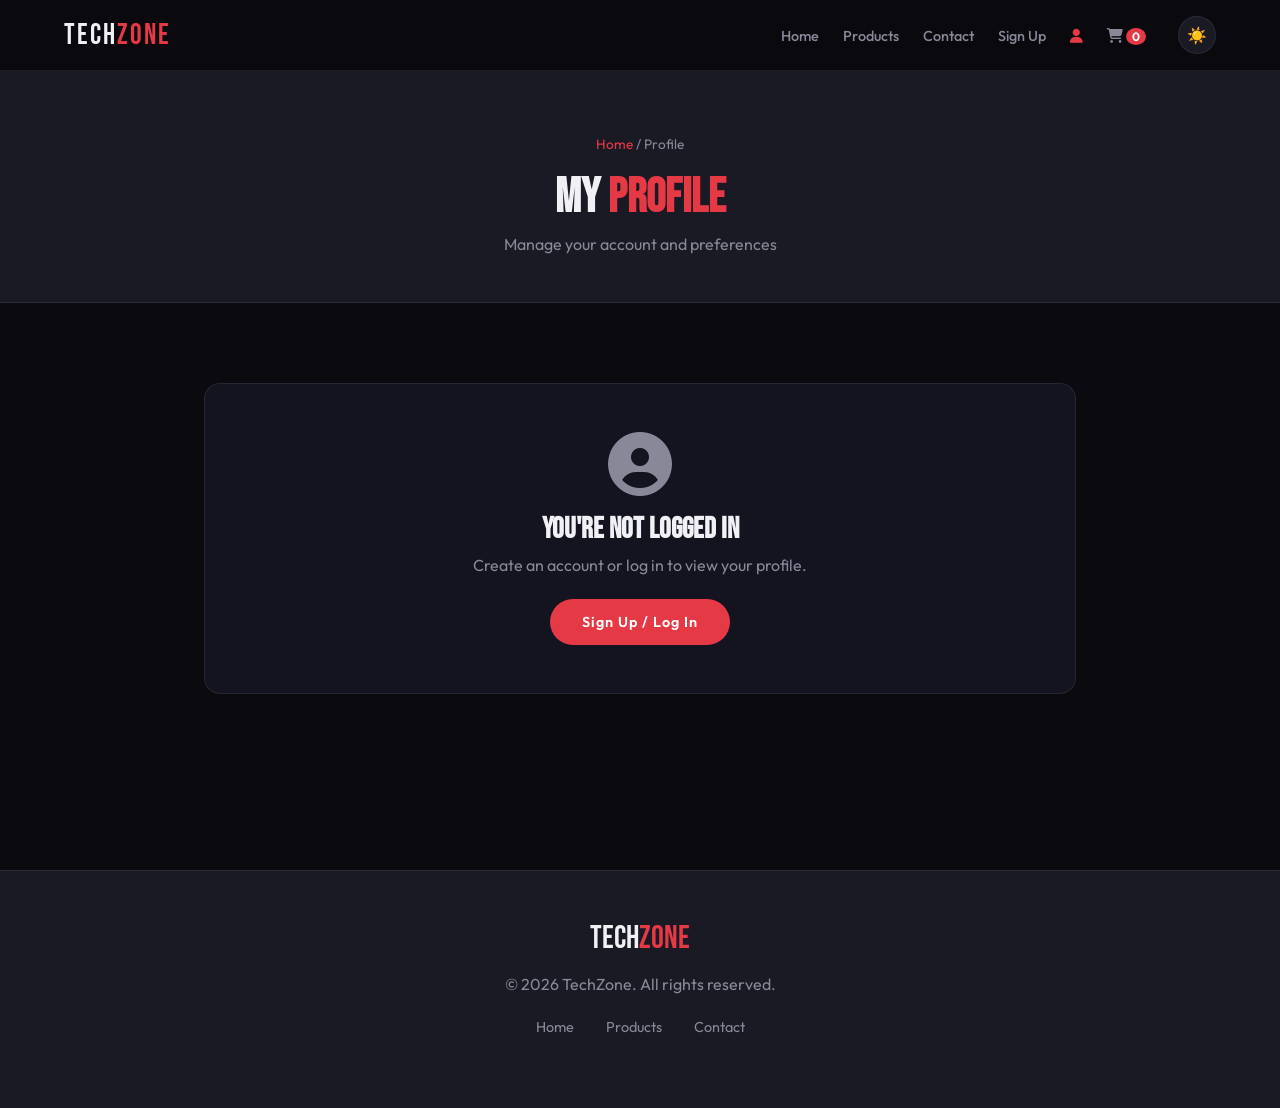
<file: profile.html>
<!DOCTYPE html>
<html lang="en">
<head>
  <meta charset="UTF-8"/>
  <meta name="viewport" content="width=device-width, initial-scale=1.0"/>
  <title>My Profile - TechZone</title>
  <link rel="stylesheet" href="style.css"/>
  <link href="https://fonts.googleapis.com/css2?family=Bebas+Neue&family=Outfit:wght@300;400;500;600;700&display=swap" rel="stylesheet"/>
  <link rel="stylesheet" href="https://cdnjs.cloudflare.com/ajax/libs/font-awesome/6.5.0/css/all.min.css"/>
</head>
<body>

<nav class="navbar">
  <div class="nav-logo"><a href="index.html">TECH<span>ZONE</span></a></div>
  <ul class="nav-links">
    <li><a href="index.html">Home</a></li>
    <li><a href="products.html">Products</a></li>
    <li><a href="contact.html">Contact</a></li>
    <li><a href="signup.html">Sign Up</a></li>
    <li><a href="profile.html" class="active"><i class="fa fa-user"></i></a></li>
    <li><a href="cart.html"><i class="fa fa-shopping-cart"></i> <span class="cart-count" id="cartCount">0</span></a></li>
  </ul>
  <button class="theme-toggle" id="themeToggle" onclick="toggleTheme()">🌙</button>
  <div class="hamburger" onclick="toggleMenu()">☰</div>
</nav>

<div class="page-header">
  <div class="breadcrumb"><a href="index.html">Home</a> / Profile</div>
  <h1>My <span>Profile</span></h1>
  <p>Manage your account and preferences</p>
</div>

<section class="profile-section">

  <!-- GUEST BANNER (shown when not logged in) -->
  <div id="guestBanner" style="display:none; text-align:center; padding:3rem; background:var(--card-bg); border:1px solid var(--border); border-radius:var(--radius); margin-bottom:2rem;">
    <i class="fa fa-user-circle" style="font-size:4rem;color:var(--text-muted);display:block;margin-bottom:1rem;"></i>
    <h3 style="font-family:var(--font-display);font-size:1.8rem;margin-bottom:0.5rem;">You're not logged in</h3>
    <p style="color:var(--text-muted);margin-bottom:1.5rem;">Create an account or log in to view your profile.</p>
    <a href="signup.html" class="btn-primary">Sign Up / Log In</a>
  </div>

  <!-- PROFILE CONTENT -->
  <div id="profileContent">
    <!-- HEADER -->
    <div class="profile-header">
      <div class="profile-avatar" id="avatarLetter">?</div>
      <div class="profile-info">
        <h2 id="profileName">Guest User</h2>
        <p id="profileEmail" style="color:var(--text-muted);">Not logged in</p>
        <p style="font-size:0.8rem;color:var(--text-muted);margin-top:4px;">Member since: <span id="profileJoined">—</span></p>
      </div>
      <div style="margin-left:auto;">
        <button class="btn-danger" onclick="logout()"><i class="fa fa-sign-out-alt"></i> Logout</button>
      </div>
    </div>

    <!-- STATS -->
    <div class="profile-stats">
      <div class="profile-stat">
        <h3 id="statOrders">0</h3>
        <p>Orders</p>
      </div>
      <div class="profile-stat">
        <h3 id="statCartItems">0</h3>
        <p>Cart Items</p>
      </div>
      <div class="profile-stat">
        <h3 id="statViews">0</h3>
        <p>Viewed Products</p>
      </div>
    </div>

    <!-- EDIT FORM -->
    <div class="profile-form">
      <h3>Edit Profile</h3>
      <div class="form-group">
        <label>Full Name</label>
        <input type="text" id="editName" placeholder="Your name"/>
      </div>
      <div class="form-group">
        <label>Email</label>
        <input type="text" id="editEmail" placeholder="your@email.com"/>
      </div>
      <div class="form-group">
        <label>Phone</label>
        <input type="text" id="editPhone" placeholder="01xxxxxxxxx"/>
      </div>
      <div class="error-msg" id="editErr" style="margin-bottom:1rem;"></div>
      <button class="btn-primary" onclick="saveProfile()"><i class="fa fa-save"></i> Save Changes</button>
    </div>

    <!-- RECENTLY VIEWED (sessionStorage) -->
    <div style="margin-top:2rem; background:var(--card-bg); border:1px solid var(--border); border-radius:var(--radius); padding:2rem;">
      <h3 style="font-family:var(--font-display); font-size:1.6rem; margin-bottom:1.5rem;">Recently <span style="color:var(--accent)">Viewed</span> <small style="font-size:0.7rem;color:var(--text-muted);font-family:var(--font-body)">(session)</small></h3>
      <div id="recentViewed" style="display:flex;gap:1rem;flex-wrap:wrap;"></div>
    </div>

    <!-- ORDER HISTORY (localStorage) -->
    <div style="margin-top:2rem; background:var(--card-bg); border:1px solid var(--border); border-radius:var(--radius); padding:2rem;">
      <h3 style="font-family:var(--font-display); font-size:1.6rem; margin-bottom:1.5rem;">Order <span style="color:var(--accent)">History</span> <small style="font-size:0.7rem;color:var(--text-muted);font-family:var(--font-body)">(localStorage)</small></h3>
      <div id="orderHistory"></div>
    </div>
  </div>

</section>

<footer class="footer">
  <div class="footer-content">
    <div class="footer-logo">TECH<span>ZONE</span></div>
    <p>© 2026 TechZone. All rights reserved.</p>
    <div class="footer-links">
      <a href="index.html">Home</a><a href="products.html">Products</a><a href="contact.html">Contact</a>
    </div>
  </div>
</footer>

<script src="script.js"></script>
<script>
  function loadProfile() {
    const user = JSON.parse(localStorage.getItem('tz-user') || '{}');
    const loggedIn = sessionStorage.getItem('tz-logged-in') === 'true';

    if (!user.name && !loggedIn) {
      document.getElementById('guestBanner').style.display = 'block';
      document.getElementById('profileContent').style.display = 'none';
      return;
    }

    if (user.name) {
      document.getElementById('profileName').textContent = user.name;
      document.getElementById('avatarLetter').textContent = user.name.charAt(0).toUpperCase();
      document.getElementById('profileEmail').textContent = user.email || '';
      document.getElementById('profileJoined').textContent = user.joined || '—';
      document.getElementById('editName').value = user.name;
      document.getElementById('editEmail').value = user.email || '';
      document.getElementById('editPhone').value = user.phone || '';
    }

    // Stats
    const cart = getCart();
    const recent = JSON.parse(sessionStorage.getItem('tz-recent') || '[]');
    const orders = JSON.parse(localStorage.getItem('tz-orders') || '[]');
    document.getElementById('statOrders').textContent = orders.length;
    document.getElementById('statCartItems').textContent = cart.reduce((s,i)=>s+i.qty,0);
    document.getElementById('statViews').textContent = recent.length;

    // Recently viewed
    const rv = document.getElementById('recentViewed');
    if (recent.length === 0) {
      rv.innerHTML = '<p style="color:var(--text-muted)">No products viewed this session.</p>';
    } else {
      rv.innerHTML = recent.map(id => {
        const p = products.find(x => x.id === id);
        if (!p) return '';
        return `<div style="background:var(--bg3);border:1px solid var(--border);border-radius:12px;padding:1rem;min-width:150px;text-align:center;">
          <i class="${p.icon}" style="color:var(--accent);font-size:1.5rem;display:block;margin-bottom:0.5rem;"></i>
          <p style="font-size:0.85rem;font-weight:600;">${p.name}</p>
          <p style="font-size:0.75rem;color:var(--text-muted);">${p.price.toLocaleString()} EGP</p>
        </div>`;
      }).join('');
    }

    // Orders
    const oh = document.getElementById('orderHistory');
    if (orders.length === 0) {
      oh.innerHTML = '<p style="color:var(--text-muted)">No orders yet. <a href="products.html" style="color:var(--accent)">Start shopping!</a></p>';
    } else {
      oh.innerHTML = orders.map(o => `
        <div style="border:1px solid var(--border);border-radius:12px;padding:1rem;margin-bottom:1rem;">
          <div style="display:flex;justify-content:space-between;align-items:center;flex-wrap:wrap;gap:0.5rem;">
            <span style="font-weight:700;color:var(--accent)">Order #${o.id}</span>
            <span style="color:var(--text-muted);font-size:0.85rem">${o.date}</span>
            <span style="font-weight:700">${o.total.toLocaleString()} EGP</span>
          </div>
          <p style="font-size:0.85rem;color:var(--text-muted);margin-top:0.5rem">${o.items}</p>
        </div>
      `).join('');
    }
  }

  function saveProfile() {
    const name  = document.getElementById('editName').value.trim();
    const email = document.getElementById('editEmail').value.trim();
    const phone = document.getElementById('editPhone').value.trim();
    const err   = document.getElementById('editErr');

    if (name.length < 3) { err.textContent = '❌ Name must be at least 3 characters.'; err.style.display='block'; return; }
    const emailRe = /^[^\s@]+@[^\s@]+\.[^\s@]+$/;
    if (!emailRe.test(email)) { err.textContent = '❌ Enter a valid email.'; err.style.display='block'; return; }
    err.style.display = 'none';

    const existing = JSON.parse(localStorage.getItem('tz-user') || '{}');
    const updated = { ...existing, name, email, phone };
    localStorage.setItem('tz-user', JSON.stringify(updated));
    showToast('✅ Profile saved!');
    loadProfile();
  }

  function logout() {
    sessionStorage.removeItem('tz-logged-in');
    showToast('👋 Logged out!');
    setTimeout(() => window.location.href = 'index.html', 1200);
  }

  loadProfile();
</script>
</body>
</html>
</file>
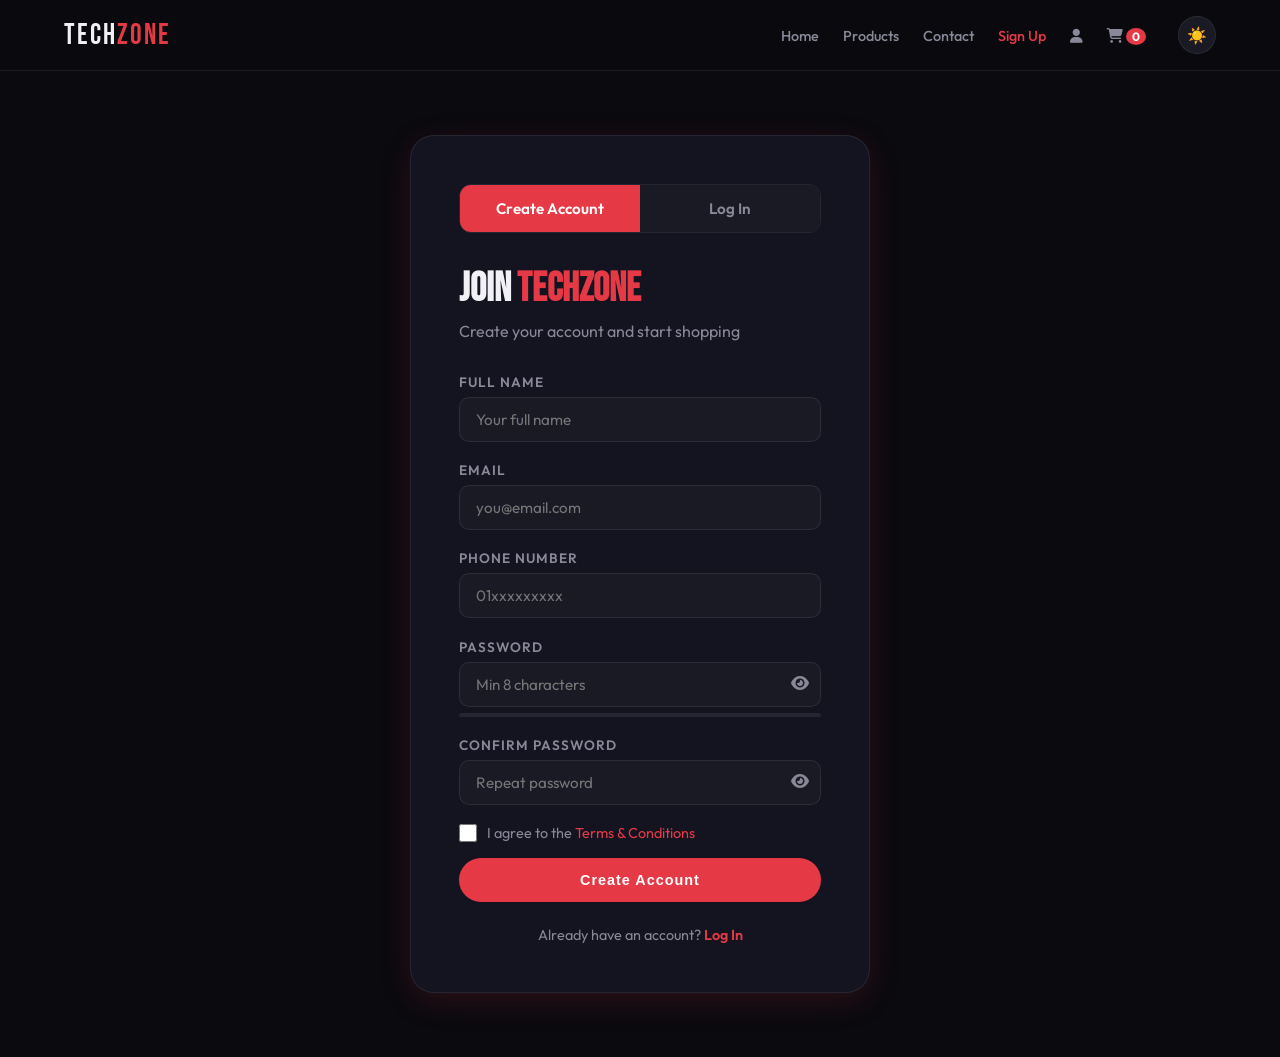
<file: sign.html>
<!DOCTYPE html>
<html lang="en">
<head>
  <meta charset="UTF-8"/>
  <meta name="viewport" content="width=device-width, initial-scale=1.0"/>
  <title>Sign Up - TechZone</title>
  <link rel="stylesheet" href="style.css"/>
  <link href="https://fonts.googleapis.com/css2?family=Bebas+Neue&family=Outfit:wght@300;400;500;600;700&display=swap" rel="stylesheet"/>
  <link rel="stylesheet" href="https://cdnjs.cloudflare.com/ajax/libs/font-awesome/6.5.0/css/all.min.css"/>
  <style>
    .tab-btns { display:flex; gap:0; margin-bottom:2rem; border-radius:12px; overflow:hidden; border:1px solid var(--border); }
    .tab-btn { flex:1; padding:14px; background:var(--bg3); border:none; color:var(--text-muted); font-family:var(--font-body); font-size:0.95rem; cursor:pointer; font-weight:600; transition:all 0.2s; }
    .tab-btn.active { background:var(--accent); color:white; }
    .tab-content { display:none; }
    .tab-content.active { display:block; }
    .strength-bar { height:4px; border-radius:4px; margin-top:6px; background:var(--border); overflow:hidden; }
    .strength-fill { height:100%; border-radius:4px; transition:width 0.3s, background 0.3s; width:0%; }
    .pass-toggle { position:relative; }
    .pass-toggle input { padding-right:45px; }
    .pass-toggle .eye-btn { position:absolute; right:12px; top:50%; transform:translateY(-50%); background:none; border:none; color:var(--text-muted); cursor:pointer; font-size:1rem; }
    .checkbox-row { display:flex; align-items:center; gap:10px; margin:1rem 0; }
    .checkbox-row input { width:18px; height:18px; accent-color:var(--accent); cursor:pointer; }
    .checkbox-row label { color:var(--text-muted); font-size:0.9rem; cursor:pointer; }
  </style>
</head>
<body>

<nav class="navbar">
  <div class="nav-logo"><a href="index.html">TECH<span>ZONE</span></a></div>
  <ul class="nav-links">
    <li><a href="index.html">Home</a></li>
    <li><a href="products.html">Products</a></li>
    <li><a href="contact.html">Contact</a></li>
    <li><a href="signup.html" class="active">Sign Up</a></li>
    <li><a href="profile.html"><i class="fa fa-user"></i></a></li>
    <li><a href="cart.html"><i class="fa fa-shopping-cart"></i> <span class="cart-count" id="cartCount">0</span></a></li>
  </ul>
  <button class="theme-toggle" id="themeToggle" onclick="toggleTheme()">🌙</button>
  <div class="hamburger" onclick="toggleMenu()">☰</div>
</nav>

<section class="auth-section">
  <div class="auth-card">

    <!-- TABS -->
    <div class="tab-btns">
      <button class="tab-btn active" onclick="switchTab('signup', this)">Create Account</button>
      <button class="tab-btn" onclick="switchTab('login', this)">Log In</button>
    </div>

    <!-- SIGNUP TAB -->
    <div class="tab-content active" id="tab-signup">
      <h2>Join <span style="color:var(--accent)">TechZone</span></h2>
      <p>Create your account and start shopping</p>

      <div class="form-group">
        <label>Full Name</label>
        <input type="text" id="su-name" placeholder="Your full name" oninput="clearErr('su-name-err')"/>
        <div class="error-msg" id="su-name-err"></div>
      </div>

      <div class="form-group">
        <label>Email</label>
        <input type="text" id="su-email" placeholder="you@email.com" oninput="clearErr('su-email-err')"/>
        <div class="error-msg" id="su-email-err"></div>
      </div>

      <div class="form-group">
        <label>Phone Number</label>
        <input type="text" id="su-phone" placeholder="01xxxxxxxxx" oninput="clearErr('su-phone-err')"/>
        <div class="error-msg" id="su-phone-err"></div>
      </div>

      <div class="form-group">
        <label>Password</label>
        <div class="pass-toggle">
          <input type="password" id="su-pass" placeholder="Min 8 characters" oninput="checkStrength(); clearErr('su-pass-err')"/>
          <button class="eye-btn" onclick="togglePass('su-pass', this)" type="button"><i class="fa fa-eye"></i></button>
        </div>
        <div class="strength-bar"><div class="strength-fill" id="strengthFill"></div></div>
        <div style="font-size:0.75rem;color:var(--text-muted);margin-top:4px" id="strengthText"></div>
        <div class="error-msg" id="su-pass-err"></div>
      </div>

      <div class="form-group">
        <label>Confirm Password</label>
        <div class="pass-toggle">
          <input type="password" id="su-pass2" placeholder="Repeat password" oninput="clearErr('su-pass2-err')"/>
          <button class="eye-btn" onclick="togglePass('su-pass2', this)" type="button"><i class="fa fa-eye"></i></button>
        </div>
        <div class="error-msg" id="su-pass2-err"></div>
      </div>

      <div class="checkbox-row">
        <input type="checkbox" id="su-terms"/>
        <label for="su-terms">I agree to the <a href="#" style="color:var(--accent)">Terms & Conditions</a></label>
      </div>
      <div class="error-msg" id="su-terms-err"></div>

      <button class="btn-primary" style="width:100%;justify-content:center;" onclick="submitSignup()">Create Account</button>

      <div class="auth-links">Already have an account? <a href="#" onclick="switchTab('login', document.querySelectorAll('.tab-btn')[1])">Log In</a></div>
    </div>

    <!-- LOGIN TAB -->
    <div class="tab-content" id="tab-login">
      <h2>Welcome <span style="color:var(--accent)">Back</span></h2>
      <p>Sign in to your TechZone account</p>

      <div class="form-group">
        <label>Email</label>
        <input type="text" id="li-email" placeholder="you@email.com" oninput="clearErr('li-email-err')"/>
        <div class="error-msg" id="li-email-err"></div>
      </div>

      <div class="form-group">
        <label>Password</label>
        <div class="pass-toggle">
          <input type="password" id="li-pass" placeholder="Your password" oninput="clearErr('li-pass-err')"/>
          <button class="eye-btn" onclick="togglePass('li-pass', this)" type="button"><i class="fa fa-eye"></i></button>
        </div>
        <div class="error-msg" id="li-pass-err"></div>
      </div>

      <button class="btn-primary" style="width:100%;" onclick="submitLogin()">Log In</button>
      <div class="auth-links">New here? <a href="#" onclick="switchTab('signup', document.querySelectorAll('.tab-btn')[0])">Create Account</a></div>
    </div>

  </div>
</section>

<script src="script.js"></script>
<script>
  function switchTab(tab, btn) {
    document.querySelectorAll('.tab-btn').forEach(b => b.classList.remove('active'));
    document.querySelectorAll('.tab-content').forEach(c => c.classList.remove('active'));
    btn.classList.add('active');
    document.getElementById('tab-' + tab).classList.add('active');
  }

  function showErr(id, msg) {
    const el = document.getElementById(id);
    el.textContent = msg;
    el.style.display = 'block';
  }
  function clearErr(id) {
    const el = document.getElementById(id);
    if (el) el.style.display = 'none';
  }

  function togglePass(id, btn) {
    const input = document.getElementById(id);
    if (input.type === 'password') {
      input.type = 'text';
      btn.innerHTML = '<i class="fa fa-eye-slash"></i>';
    } else {
      input.type = 'password';
      btn.innerHTML = '<i class="fa fa-eye"></i>';
    }
  }

  function checkStrength() {
    const val = document.getElementById('su-pass').value;
    const fill = document.getElementById('strengthFill');
    const text = document.getElementById('strengthText');
    let score = 0;
    if (val.length >= 8) score++;
    if (/[A-Z]/.test(val)) score++;
    if (/[0-9]/.test(val)) score++;
    if (/[^A-Za-z0-9]/.test(val)) score++;
    const colors = ['', '#e63946', '#f4a261', '#2a9d8f', '#4caf50'];
    const labels = ['', 'Weak', 'Fair', 'Good', 'Strong'];
    fill.style.width = (score * 25) + '%';
    fill.style.background = colors[score];
    text.textContent = val.length ? labels[score] : '';
    text.style.color = colors[score];
  }

  // ---- CUSTOM JS VALIDATION (not HTML5) ----
  function validateEmail(email) {
    const re = /^[^\s@]+@[^\s@]+\.[^\s@]+$/;
    return re.test(email.trim());
  }
  function validatePhone(phone) {
    const re = /^01[0-9]{9}$/;
    return re.test(phone.trim());
  }
  function validatePassword(pass) {
    return pass.length >= 8;
  }

  function submitSignup() {
    let valid = true;
    const name  = document.getElementById('su-name').value.trim();
    const email = document.getElementById('su-email').value.trim();
    const phone = document.getElementById('su-phone').value.trim();
    const pass  = document.getElementById('su-pass').value;
    const pass2 = document.getElementById('su-pass2').value;
    const terms = document.getElementById('su-terms').checked;

    if (name.length < 3) { showErr('su-name-err', '❌ Name must be at least 3 characters.'); valid = false; }
    if (!validateEmail(email)) { showErr('su-email-err', '❌ Enter a valid email address.'); valid = false; }
    if (!validatePhone(phone)) { showErr('su-phone-err', '❌ Enter a valid Egyptian phone number (01xxxxxxxxx).'); valid = false; }
    if (!validatePassword(pass)) { showErr('su-pass-err', '❌ Password must be at least 8 characters.'); valid = false; }
    if (pass !== pass2) { showErr('su-pass2-err', '❌ Passwords do not match.'); valid = false; }
    if (!terms) { showErr('su-terms-err', '❌ You must accept the terms & conditions.'); valid = false; }

    if (!valid) return;

    // Save to localStorage (different storage: also save session flag)
    const userData = { name, email, phone, joined: new Date().toLocaleDateString() };
    localStorage.setItem('tz-user', JSON.stringify(userData));
    sessionStorage.setItem('tz-logged-in', 'true');

    showToast('🎉 Account created! Redirecting...');
    setTimeout(() => window.location.href = 'profile.html', 1800);
  }

  function submitLogin() {
    let valid = true;
    const email = document.getElementById('li-email').value.trim();
    const pass  = document.getElementById('li-pass').value;

    if (!validateEmail(email)) { showErr('li-email-err', '❌ Enter a valid email address.'); valid = false; }
    if (pass.length < 8) { showErr('li-pass-err', '❌ Password must be at least 8 characters.'); valid = false; }

    if (!valid) return;

    const saved = JSON.parse(localStorage.getItem('tz-user') || '{}');
    if (saved.email && saved.email === email) {
      sessionStorage.setItem('tz-logged-in', 'true');
      showToast('✅ Logged in successfully!');
      setTimeout(() => window.location.href = 'profile.html', 1500);
    } else {
      showErr('li-email-err', '❌ No account found with this email. Please sign up first.');
    }
  }
</script>
</body>
</html>
</file>
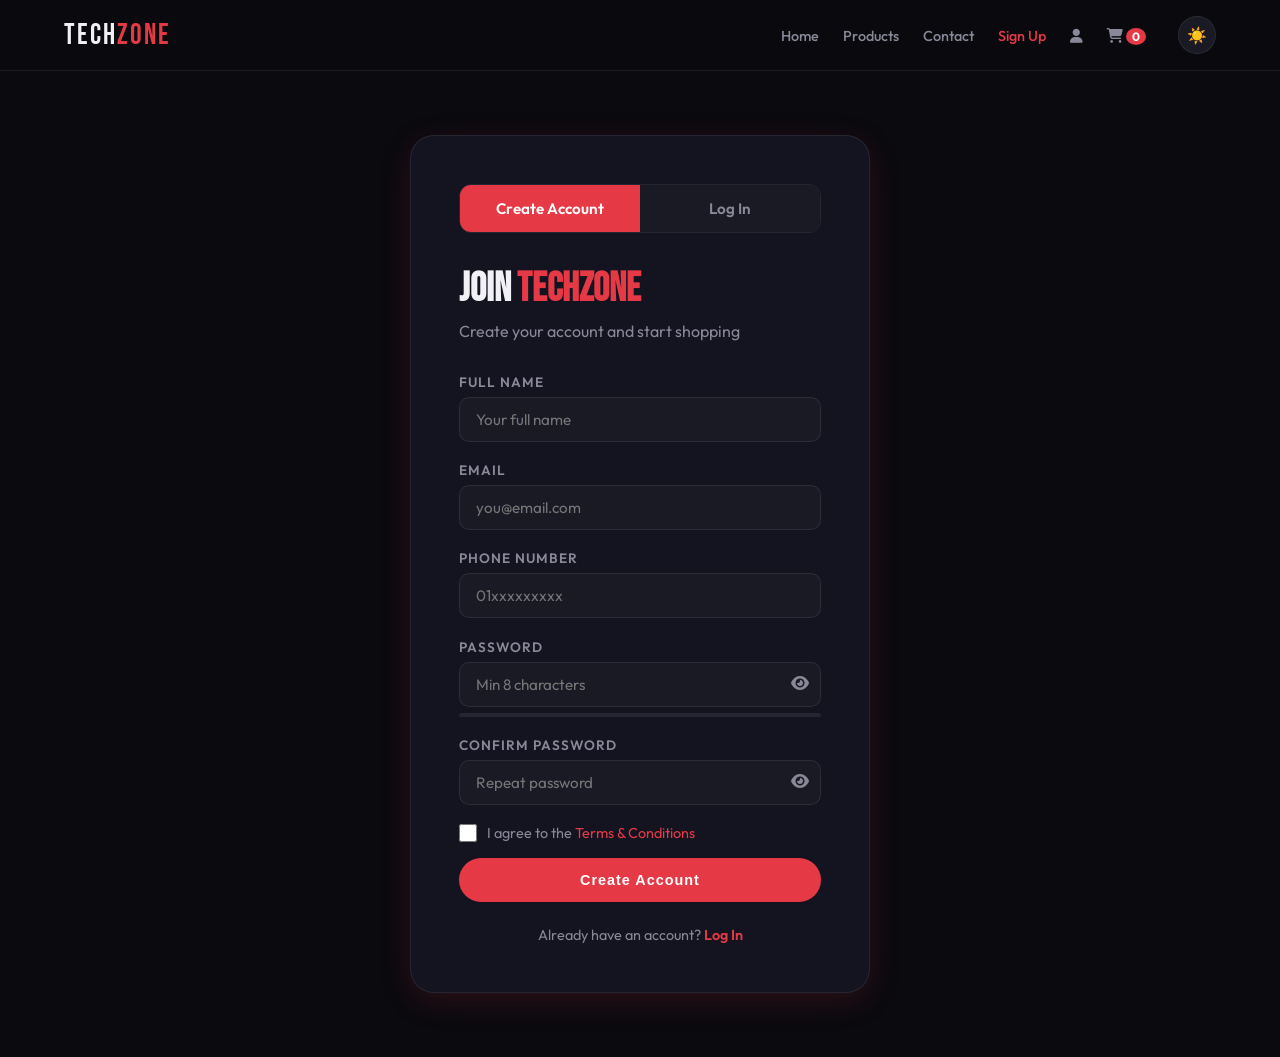
<file: signup.html>
<!DOCTYPE html>
<html lang="en">
<head>
  <meta charset="UTF-8"/>
  <meta name="viewport" content="width=device-width, initial-scale=1.0"/>
  <title>Sign Up - TechZone</title>
  <link rel="stylesheet" href="style.css"/>
  <link href="https://fonts.googleapis.com/css2?family=Bebas+Neue&family=Outfit:wght@300;400;500;600;700&display=swap" rel="stylesheet"/>
  <link rel="stylesheet" href="https://cdnjs.cloudflare.com/ajax/libs/font-awesome/6.5.0/css/all.min.css"/>
  <style>
    .tab-btns { display:flex; gap:0; margin-bottom:2rem; border-radius:12px; overflow:hidden; border:1px solid var(--border); }
    .tab-btn { flex:1; padding:14px; background:var(--bg3); border:none; color:var(--text-muted); font-family:var(--font-body); font-size:0.95rem; cursor:pointer; font-weight:600; transition:all 0.2s; }
    .tab-btn.active { background:var(--accent); color:white; }
    .tab-content { display:none; }
    .tab-content.active { display:block; }
    .strength-bar { height:4px; border-radius:4px; margin-top:6px; background:var(--border); overflow:hidden; }
    .strength-fill { height:100%; border-radius:4px; transition:width 0.3s, background 0.3s; width:0%; }
    .pass-toggle { position:relative; }
    .pass-toggle input { padding-right:45px; }
    .pass-toggle .eye-btn { position:absolute; right:12px; top:50%; transform:translateY(-50%); background:none; border:none; color:var(--text-muted); cursor:pointer; font-size:1rem; }
    .checkbox-row { display:flex; align-items:center; gap:10px; margin:1rem 0; }
    .checkbox-row input { width:18px; height:18px; accent-color:var(--accent); cursor:pointer; }
    .checkbox-row label { color:var(--text-muted); font-size:0.9rem; cursor:pointer; }
  </style>
</head>
<body>

<nav class="navbar">
  <div class="nav-logo"><a href="index.html">TECH<span>ZONE</span></a></div>
  <ul class="nav-links">
    <li><a href="index.html">Home</a></li>
    <li><a href="products.html">Products</a></li>
    <li><a href="contact.html">Contact</a></li>
    <li><a href="signup.html" class="active">Sign Up</a></li>
    <li><a href="profile.html"><i class="fa fa-user"></i></a></li>
    <li><a href="cart.html"><i class="fa fa-shopping-cart"></i> <span class="cart-count" id="cartCount">0</span></a></li>
  </ul>
  <button class="theme-toggle" id="themeToggle" onclick="toggleTheme()">🌙</button>
  <div class="hamburger" onclick="toggleMenu()">☰</div>
</nav>

<section class="auth-section">
  <div class="auth-card">

    <!-- TABS -->
    <div class="tab-btns">
      <button class="tab-btn active" onclick="switchTab('signup', this)">Create Account</button>
      <button class="tab-btn" onclick="switchTab('login', this)">Log In</button>
    </div>

    <!-- SIGNUP TAB -->
    <div class="tab-content active" id="tab-signup">
      <h2>Join <span style="color:var(--accent)">TechZone</span></h2>
      <p>Create your account and start shopping</p>

      <div class="form-group">
        <label>Full Name</label>
        <input type="text" id="su-name" placeholder="Your full name" oninput="clearErr('su-name-err')"/>
        <div class="error-msg" id="su-name-err"></div>
      </div>

      <div class="form-group">
        <label>Email</label>
        <input type="text" id="su-email" placeholder="you@email.com" oninput="clearErr('su-email-err')"/>
        <div class="error-msg" id="su-email-err"></div>
      </div>

      <div class="form-group">
        <label>Phone Number</label>
        <input type="text" id="su-phone" placeholder="01xxxxxxxxx" oninput="clearErr('su-phone-err')"/>
        <div class="error-msg" id="su-phone-err"></div>
      </div>

      <div class="form-group">
        <label>Password</label>
        <div class="pass-toggle">
          <input type="password" id="su-pass" placeholder="Min 8 characters" oninput="checkStrength(); clearErr('su-pass-err')"/>
          <button class="eye-btn" onclick="togglePass('su-pass', this)" type="button"><i class="fa fa-eye"></i></button>
        </div>
        <div class="strength-bar"><div class="strength-fill" id="strengthFill"></div></div>
        <div style="font-size:0.75rem;color:var(--text-muted);margin-top:4px" id="strengthText"></div>
        <div class="error-msg" id="su-pass-err"></div>
      </div>

      <div class="form-group">
        <label>Confirm Password</label>
        <div class="pass-toggle">
          <input type="password" id="su-pass2" placeholder="Repeat password" oninput="clearErr('su-pass2-err')"/>
          <button class="eye-btn" onclick="togglePass('su-pass2', this)" type="button"><i class="fa fa-eye"></i></button>
        </div>
        <div class="error-msg" id="su-pass2-err"></div>
      </div>

      <div class="checkbox-row">
        <input type="checkbox" id="su-terms"/>
        <label for="su-terms">I agree to the <a href="#" style="color:var(--accent)">Terms & Conditions</a></label>
      </div>
      <div class="error-msg" id="su-terms-err"></div>

      <button class="btn-primary" style="width:100%;justify-content:center;" onclick="submitSignup()">Create Account</button>

      <div class="auth-links">Already have an account? <a href="#" onclick="switchTab('login', document.querySelectorAll('.tab-btn')[1])">Log In</a></div>
    </div>

    <!-- LOGIN TAB -->
    <div class="tab-content" id="tab-login">
      <h2>Welcome <span style="color:var(--accent)">Back</span></h2>
      <p>Sign in to your TechZone account</p>

      <div class="form-group">
        <label>Email</label>
        <input type="text" id="li-email" placeholder="you@email.com" oninput="clearErr('li-email-err')"/>
        <div class="error-msg" id="li-email-err"></div>
      </div>

      <div class="form-group">
        <label>Password</label>
        <div class="pass-toggle">
          <input type="password" id="li-pass" placeholder="Your password" oninput="clearErr('li-pass-err')"/>
          <button class="eye-btn" onclick="togglePass('li-pass', this)" type="button"><i class="fa fa-eye"></i></button>
        </div>
        <div class="error-msg" id="li-pass-err"></div>
      </div>

      <button class="btn-primary" style="width:100%;" onclick="submitLogin()">Log In</button>
      <div class="auth-links">New here? <a href="#" onclick="switchTab('signup', document.querySelectorAll('.tab-btn')[0])">Create Account</a></div>
    </div>

  </div>
</section>

<script src="script.js"></script>
<script>
  function switchTab(tab, btn) {
    document.querySelectorAll('.tab-btn').forEach(b => b.classList.remove('active'));
    document.querySelectorAll('.tab-content').forEach(c => c.classList.remove('active'));
    btn.classList.add('active');
    document.getElementById('tab-' + tab).classList.add('active');
  }

  function showErr(id, msg) {
    const el = document.getElementById(id);
    el.textContent = msg;
    el.style.display = 'block';
  }
  function clearErr(id) {
    const el = document.getElementById(id);
    if (el) el.style.display = 'none';
  }

  function togglePass(id, btn) {
    const input = document.getElementById(id);
    if (input.type === 'password') {
      input.type = 'text';
      btn.innerHTML = '<i class="fa fa-eye-slash"></i>';
    } else {
      input.type = 'password';
      btn.innerHTML = '<i class="fa fa-eye"></i>';
    }
  }

  function checkStrength() {
    const val = document.getElementById('su-pass').value;
    const fill = document.getElementById('strengthFill');
    const text = document.getElementById('strengthText');
    let score = 0;
    if (val.length >= 8) score++;
    if (/[A-Z]/.test(val)) score++;
    if (/[0-9]/.test(val)) score++;
    if (/[^A-Za-z0-9]/.test(val)) score++;
    const colors = ['', '#e63946', '#f4a261', '#2a9d8f', '#4caf50'];
    const labels = ['', 'Weak', 'Fair', 'Good', 'Strong'];
    fill.style.width = (score * 25) + '%';
    fill.style.background = colors[score];
    text.textContent = val.length ? labels[score] : '';
    text.style.color = colors[score];
  }

  // ---- CUSTOM JS VALIDATION (not HTML5) ----
  function validateEmail(email) {
    const re = /^[^\s@]+@[^\s@]+\.[^\s@]+$/;
    return re.test(email.trim());
  }
  function validatePhone(phone) {
    const re = /^01[0-9]{9}$/;
    return re.test(phone.trim());
  }
  function validatePassword(pass) {
    return pass.length >= 8;
  }

  function submitSignup() {
    let valid = true;
    const name  = document.getElementById('su-name').value.trim();
    const email = document.getElementById('su-email').value.trim();
    const phone = document.getElementById('su-phone').value.trim();
    const pass  = document.getElementById('su-pass').value;
    const pass2 = document.getElementById('su-pass2').value;
    const terms = document.getElementById('su-terms').checked;

    if (name.length < 3) { showErr('su-name-err', '❌ Name must be at least 3 characters.'); valid = false; }
    if (!validateEmail(email)) { showErr('su-email-err', '❌ Enter a valid email address.'); valid = false; }
    if (!validatePhone(phone)) { showErr('su-phone-err', '❌ Enter a valid Egyptian phone number (01xxxxxxxxx).'); valid = false; }
    if (!validatePassword(pass)) { showErr('su-pass-err', '❌ Password must be at least 8 characters.'); valid = false; }
    if (pass !== pass2) { showErr('su-pass2-err', '❌ Passwords do not match.'); valid = false; }
    if (!terms) { showErr('su-terms-err', '❌ You must accept the terms & conditions.'); valid = false; }

    if (!valid) return;

    // Save to localStorage (different storage: also save session flag)
    const userData = { name, email, phone, joined: new Date().toLocaleDateString() };
    localStorage.setItem('tz-user', JSON.stringify(userData));
    sessionStorage.setItem('tz-logged-in', 'true');

    showToast('🎉 Account created! Redirecting...');
    setTimeout(() => window.location.href = 'profile.html', 1800);
  }

  function submitLogin() {
    let valid = true;
    const email = document.getElementById('li-email').value.trim();
    const pass  = document.getElementById('li-pass').value;

    if (!validateEmail(email)) { showErr('li-email-err', '❌ Enter a valid email address.'); valid = false; }
    if (pass.length < 8) { showErr('li-pass-err', '❌ Password must be at least 8 characters.'); valid = false; }

    if (!valid) return;

    const saved = JSON.parse(localStorage.getItem('tz-user') || '{}');
    if (saved.email && saved.email === email) {
      sessionStorage.setItem('tz-logged-in', 'true');
      showToast('✅ Logged in successfully!');
      setTimeout(() => window.location.href = 'profile.html', 1500);
    } else {
      showErr('li-email-err', '❌ No account found with this email. Please sign up first.');
    }
  }
</script>
</body>
</html>
</file>
<file: style.css>
/* ========== CSS VARIABLES ========== */
:root {
  --bg: #0a0a0f;
  --bg2: #111118;
  --bg3: #1a1a25;
  --accent: #e63946;
  --accent2: #ff6b6b;
  --text: #f0f0f5;
  --text-muted: #888899;
  --border: rgba(255,255,255,0.08);
  --card-bg: #141420;
  --shadow: 0 8px 32px rgba(230,57,70,0.15);
  --radius: 16px;
  --font-display: 'Bebas Neue', sans-serif;
  --font-body: 'Outfit', sans-serif;
}

[data-theme="light"] {
  --bg: #f4f4f8;
  --bg2: #ffffff;
  --bg3: #eaeaf0;
  --text: #111118;
  --text-muted: #555566;
  --border: rgba(0,0,0,0.1);
  --card-bg: #ffffff;
  --shadow: 0 8px 32px rgba(230,57,70,0.1);
}

/* ========== RESET ========== */
*, *::before, *::after { margin:0; padding:0; box-sizing:border-box; }
html { scroll-behavior: smooth; }
body {
  font-family: var(--font-body);
  background: var(--bg);
  color: var(--text);
  transition: background 0.3s, color 0.3s;
  min-height: 100vh;
}
a { text-decoration: none; color: inherit; }
ul { list-style: none; }

/* ========== NAVBAR ========== */
.navbar {
  position: sticky;
  top: 0;
  z-index: 1000;
  display: flex;
  align-items: center;
  gap: 2rem;
  padding: 1rem 4rem;
  background: rgba(10,10,15,0.9);
  backdrop-filter: blur(20px);
  border-bottom: 1px solid var(--border);
  transition: background 0.3s;
}
[data-theme="light"] .navbar { background: rgba(244,244,248,0.9); }

.nav-logo {
  font-family: var(--font-display);
  font-size: 1.8rem;
  letter-spacing: 2px;
  color: var(--text);
}
.nav-logo span { color: var(--accent); }

.nav-links {
  display: flex;
  gap: 1.5rem;
  margin-left: auto;
  align-items: center;
}
.nav-links a {
  font-size: 0.9rem;
  font-weight: 500;
  color: var(--text-muted);
  transition: color 0.2s;
  position: relative;
}
.nav-links a:hover, .nav-links a.active { color: var(--accent); }

.cart-count {
  background: var(--accent);
  color: white;
  border-radius: 50%;
  padding: 1px 6px;
  font-size: 0.75rem;
  font-weight: 700;
}

.theme-toggle {
  background: var(--bg3);
  border: 1px solid var(--border);
  border-radius: 50%;
  width: 38px; height: 38px;
  cursor: pointer;
  font-size: 1rem;
  display: flex; align-items: center; justify-content: center;
  transition: all 0.2s;
}
.theme-toggle:hover { background: var(--accent); }

.hamburger { display: none; font-size: 1.5rem; cursor: pointer; margin-left: 1rem; }

/* ========== HERO ========== */
.hero {
  min-height: 92vh;
  display: flex;
  align-items: center;
  justify-content: space-between;
  padding: 4rem 4rem;
  gap: 2rem;
  position: relative;
  overflow: hidden;
}
.hero::before {
  content: '';
  position: absolute;
  top: -50%;
  right: -10%;
  width: 600px; height: 600px;
  background: radial-gradient(circle, rgba(230,57,70,0.15) 0%, transparent 70%);
  pointer-events: none;
}

.hero-content { max-width: 600px; z-index: 1; }
.hero-tag {
  display: inline-block;
  background: var(--accent);
  color: white;
  font-size: 0.75rem;
  font-weight: 700;
  letter-spacing: 3px;
  text-transform: uppercase;
  padding: 6px 16px;
  border-radius: 20px;
  margin-bottom: 1.5rem;
  animation: fadeDown 0.6s ease forwards;
}

.hero-content h1 {
  font-family: var(--font-display);
  font-size: clamp(3.5rem, 8vw, 7rem);
  line-height: 0.95;
  letter-spacing: 2px;
  margin-bottom: 1.5rem;
  animation: fadeUp 0.8s ease 0.2s both;
}
.hero-content h1 span { color: var(--accent); }

.hero-sub {
  color: var(--text-muted);
  font-size: 1rem;
  letter-spacing: 2px;
  margin-bottom: 2.5rem;
  animation: fadeUp 0.8s ease 0.4s both;
}

.hero-btns {
  display: flex;
  gap: 1rem;
  animation: fadeUp 0.8s ease 0.6s both;
}

.hero-visual {
  position: relative;
  display: flex;
  align-items: center;
  justify-content: center;
  flex: 1;
  z-index: 1;
}
.hero-circle {
  width: 350px; height: 350px;
  border-radius: 50%;
  background: radial-gradient(circle, rgba(230,57,70,0.2), rgba(230,57,70,0.05));
  border: 2px solid rgba(230,57,70,0.3);
  animation: pulse 3s ease-in-out infinite;
  display: flex; align-items: center; justify-content: center;
}
.hero-phone {
  position: absolute;
  font-size: 8rem;
  color: var(--accent);
  animation: float 3s ease-in-out infinite;
}

/* ========== BUTTONS ========== */
.btn-primary {
  background: var(--accent);
  color: white;
  padding: 14px 32px;
  border-radius: 50px;
  font-weight: 600;
  font-size: 0.9rem;
  border: none;
  cursor: pointer;
  transition: all 0.3s;
  letter-spacing: 1px;
  display: inline-block;
}
.btn-primary:hover {
  background: var(--accent2);
  transform: translateY(-2px);
  box-shadow: 0 8px 25px rgba(230,57,70,0.4);
}

.btn-outline {
  border: 2px solid var(--accent);
  color: var(--accent);
  padding: 12px 30px;
  border-radius: 50px;
  font-weight: 600;
  font-size: 0.9rem;
  cursor: pointer;
  transition: all 0.3s;
  letter-spacing: 1px;
  display: inline-block;
}
.btn-outline:hover {
  background: var(--accent);
  color: white;
  transform: translateY(-2px);
}

.btn-danger {
  background: transparent;
  color: var(--accent);
  border: 1px solid var(--accent);
  padding: 8px 18px;
  border-radius: 30px;
  cursor: pointer;
  font-size: 0.8rem;
  transition: all 0.2s;
}
.btn-danger:hover { background: var(--accent); color: white; }

/* ========== STATS ========== */
.stats {
  display: flex;
  justify-content: center;
  gap: 0;
  background: var(--bg3);
  border-top: 1px solid var(--border);
  border-bottom: 1px solid var(--border);
}
.stat {
  flex: 1;
  text-align: center;
  padding: 2rem;
  border-right: 1px solid var(--border);
}
.stat:last-child { border-right: none; }
.stat h2 {
  font-family: var(--font-display);
  font-size: 2.5rem;
  color: var(--accent);
}
.stat p { color: var(--text-muted); font-size: 0.9rem; margin-top: 4px; }

/* ========== SECTION TITLES ========== */
.section-title {
  font-family: var(--font-display);
  font-size: clamp(2rem, 4vw, 3rem);
  text-align: center;
  margin-bottom: 3rem;
  letter-spacing: 2px;
}
.section-title span { color: var(--accent); }

/* ========== CATEGORIES ========== */
.categories { padding: 6rem 4rem; }
.cat-grid {
  display: grid;
  grid-template-columns: repeat(4, 1fr);
  gap: 1.5rem;
  max-width: 1200px;
  margin: 0 auto;
}
.cat-card {
  background: var(--card-bg);
  border: 1px solid var(--border);
  border-radius: var(--radius);
  padding: 2.5rem 1.5rem;
  text-align: center;
  cursor: pointer;
  transition: all 0.3s;
  display: block;
}
.cat-card:hover {
  border-color: var(--accent);
  transform: translateY(-8px);
  box-shadow: var(--shadow);
}
.cat-card i { font-size: 2.5rem; color: var(--accent); margin-bottom: 1rem; display: block; }
.cat-card h3 { font-size: 1.1rem; font-weight: 700; margin-bottom: 0.5rem; }
.cat-card p { color: var(--text-muted); font-size: 0.85rem; }

/* ========== PRODUCTS ========== */
.featured-products { padding: 4rem; background: var(--bg2); }
.prod-grid {
  display: grid;
  grid-template-columns: repeat(auto-fill, minmax(260px, 1fr));
  gap: 1.5rem;
  max-width: 1200px;
  margin: 0 auto;
}
.prod-card {
  background: var(--card-bg);
  border: 1px solid var(--border);
  border-radius: var(--radius);
  padding: 2rem 1.5rem;
  display: flex;
  flex-direction: column;
  gap: 0.8rem;
  transition: all 0.3s;
  position: relative;
  overflow: hidden;
}
.prod-card::before {
  content: '';
  position: absolute;
  top: 0; left: 0; right: 0;
  height: 3px;
  background: var(--accent);
  transform: scaleX(0);
  transition: transform 0.3s;
}
.prod-card:hover::before { transform: scaleX(1); }
.prod-card:hover {
  border-color: rgba(230,57,70,0.3);
  transform: translateY(-4px);
  box-shadow: var(--shadow);
}
.prod-icon { font-size: 3rem; color: var(--accent); margin-bottom: 0.5rem; }
.prod-cat {
  font-size: 0.72rem;
  font-weight: 700;
  letter-spacing: 2px;
  text-transform: uppercase;
  color: var(--accent);
  background: rgba(230,57,70,0.1);
  padding: 3px 10px;
  border-radius: 20px;
  width: fit-content;
}
.prod-card h3 { font-size: 1.05rem; font-weight: 700; }
.prod-card p.prod-desc { color: var(--text-muted); font-size: 0.85rem; line-height: 1.5; flex:1; }
.prod-price { font-size: 1.2rem; font-weight: 700; color: var(--accent); }
.prod-card .btn-primary { margin-top: auto; text-align: center; }

.products-page { padding: 5rem 4rem; }
.filter-bar {
  display: flex;
  gap: 1rem;
  flex-wrap: wrap;
  justify-content: center;
  margin-bottom: 3rem;
}
.filter-btn {
  background: var(--card-bg);
  border: 1px solid var(--border);
  color: var(--text-muted);
  padding: 10px 24px;
  border-radius: 30px;
  cursor: pointer;
  font-family: var(--font-body);
  font-size: 0.9rem;
  transition: all 0.2s;
}
.filter-btn.active, .filter-btn:hover {
  background: var(--accent);
  color: white;
  border-color: var(--accent);
}

/* ========== VIDEO & AUDIO ========== */
.video-section { padding: 5rem 4rem; background: var(--bg3); text-align: center; }
.video-wrapper {
  max-width: 860px;
  margin: 0 auto;
  border-radius: var(--radius);
  overflow: hidden;
  border: 2px solid var(--border);
  box-shadow: var(--shadow);
}
.video-wrapper iframe { display: block; width: 100%; height: 450px; }
.audio-section { padding: 4rem; background: var(--bg2); }

/* ========== MAP ========== */
.map-section { padding: 5rem 4rem; }
.map-wrapper {
  max-width: 1100px;
  margin: 0 auto;
  border: 2px solid var(--border);
  border-radius: var(--radius);
  overflow: hidden;
}

/* ========== CONTACT ========== */
.contact-section {
  padding: 6rem 4rem;
  display: flex;
  gap: 4rem;
  max-width: 1100px;
  margin: 0 auto;
}
.contact-info { flex: 1; }
.contact-info h2 { font-family: var(--font-display); font-size: 2.5rem; margin-bottom: 1rem; }
.contact-info p { color: var(--text-muted); line-height: 1.8; margin-bottom: 2rem; }
.contact-detail { display: flex; align-items: center; gap: 1rem; margin-bottom: 1.2rem; color: var(--text-muted); }
.contact-detail i { color: var(--accent); font-size: 1.1rem; width: 20px; }

.contact-form { flex: 1.2; }
.form-card {
  background: var(--card-bg);
  border: 1px solid var(--border);
  border-radius: var(--radius);
  padding: 2.5rem;
}
.form-card h3 { font-family: var(--font-display); font-size: 1.8rem; margin-bottom: 1.5rem; }
.form-group { margin-bottom: 1.2rem; }
.form-group label { display: block; font-size: 0.85rem; font-weight: 600; color: var(--text-muted); margin-bottom: 6px; letter-spacing: 1px; text-transform: uppercase; }
.form-group input,
.form-group textarea,
.form-group select {
  width: 100%;
  background: var(--bg3);
  border: 1px solid var(--border);
  border-radius: 10px;
  padding: 12px 16px;
  color: var(--text);
  font-family: var(--font-body);
  font-size: 0.95rem;
  outline: none;
  transition: border 0.2s;
}
.form-group input:focus,
.form-group textarea:focus { border-color: var(--accent); }
.form-group textarea { resize: vertical; min-height: 120px; }
.error-msg { color: var(--accent); font-size: 0.8rem; margin-top: 4px; display: none; }

/* ========== SIGNUP / LOGIN ========== */
.auth-section {
  min-height: 100vh;
  display: flex;
  align-items: center;
  justify-content: center;
  padding: 4rem 2rem;
}
.auth-card {
  background: var(--card-bg);
  border: 1px solid var(--border);
  border-radius: 24px;
  padding: 3rem;
  width: 100%;
  max-width: 460px;
  box-shadow: var(--shadow);
}
.auth-card h2 { font-family: var(--font-display); font-size: 2.5rem; margin-bottom: 0.5rem; }
.auth-card p { color: var(--text-muted); margin-bottom: 2rem; }
.auth-links { text-align: center; margin-top: 1.5rem; font-size: 0.9rem; color: var(--text-muted); }
.auth-links a { color: var(--accent); font-weight: 600; }

/* ========== PROFILE ========== */
.profile-section { padding: 5rem 4rem; max-width: 1000px; margin: 0 auto; }
.profile-header {
  display: flex;
  align-items: center;
  gap: 2rem;
  background: var(--card-bg);
  border: 1px solid var(--border);
  border-radius: var(--radius);
  padding: 2rem;
  margin-bottom: 2rem;
}
.profile-avatar {
  width: 90px; height: 90px;
  border-radius: 50%;
  background: var(--accent);
  display: flex; align-items: center; justify-content: center;
  font-size: 2.5rem;
  color: white;
  font-family: var(--font-display);
  flex-shrink: 0;
}
.profile-info h2 { font-family: var(--font-display); font-size: 2rem; }
.profile-info p { color: var(--text-muted); }
.profile-stats { display: grid; grid-template-columns: repeat(3, 1fr); gap: 1rem; margin-bottom: 2rem; }
.profile-stat {
  background: var(--card-bg);
  border: 1px solid var(--border);
  border-radius: var(--radius);
  padding: 1.5rem;
  text-align: center;
}
.profile-stat h3 { font-family: var(--font-display); font-size: 1.8rem; color: var(--accent); }
.profile-stat p { color: var(--text-muted); font-size: 0.85rem; }
.profile-form { background: var(--card-bg); border: 1px solid var(--border); border-radius: var(--radius); padding: 2rem; }
.profile-form h3 { font-family: var(--font-display); font-size: 1.6rem; margin-bottom: 1.5rem; }

/* ========== CART ========== */
.cart-section { padding: 5rem 4rem; max-width: 1000px; margin: 0 auto; }
.cart-section h2 { font-family: var(--font-display); font-size: 2.5rem; margin-bottom: 2rem; }
.cart-table { width: 100%; border-collapse: collapse; background: var(--card-bg); border-radius: var(--radius); overflow: hidden; border: 1px solid var(--border); }
.cart-table th { background: var(--bg3); padding: 1rem 1.5rem; text-align: left; font-size: 0.85rem; letter-spacing: 1px; text-transform: uppercase; color: var(--text-muted); }
.cart-table td { padding: 1rem 1.5rem; border-top: 1px solid var(--border); vertical-align: middle; }
.cart-table tr:hover td { background: rgba(230,57,70,0.03); }
.cart-total { margin-top: 1.5rem; text-align: right; font-size: 1.2rem; font-weight: 700; }
.cart-total span { color: var(--accent); font-size: 1.6rem; }
.cart-actions { display: flex; justify-content: flex-end; gap: 1rem; margin-top: 1rem; }
.empty-cart { text-align: center; padding: 4rem; color: var(--text-muted); }
.empty-cart i { font-size: 4rem; color: var(--border); margin-bottom: 1rem; display: block; }

/* ========== FOOTER ========== */
.footer { background: var(--bg3); border-top: 1px solid var(--border); padding: 3rem 4rem; margin-top: 4rem; }
.footer-content { max-width: 1200px; margin: 0 auto; text-align: center; }
.footer-logo { font-family: var(--font-display); font-size: 2rem; margin-bottom: 1rem; }
.footer-logo span { color: var(--accent); }
.footer p { color: var(--text-muted); margin-bottom: 1.5rem; }
.footer-links { display: flex; justify-content: center; gap: 2rem; margin-bottom: 1.5rem; }
.footer-links a { color: var(--text-muted); font-size: 0.9rem; transition: color 0.2s; }
.footer-links a:hover { color: var(--accent); }
.social-icons { display: flex; justify-content: center; gap: 1.5rem; }
.social-icons i { font-size: 1.3rem; color: var(--text-muted); cursor: pointer; transition: color 0.2s; }
.social-icons i:hover { color: var(--accent); }

/* ========== PAGE HEADER ========== */
.page-header { background: var(--bg3); padding: 4rem 4rem 3rem; border-bottom: 1px solid var(--border); text-align: center; }
.page-header h1 { font-family: var(--font-display); font-size: 3rem; }
.page-header h1 span { color: var(--accent); }
.page-header p { color: var(--text-muted); margin-top: 0.5rem; }
.breadcrumb { color: var(--text-muted); font-size: 0.85rem; margin-bottom: 1rem; }
.breadcrumb a { color: var(--accent); }

/* ========== ANIMATIONS ========== */
@keyframes fadeUp {
  from { opacity: 0; transform: translateY(30px); }
  to { opacity: 1; transform: translateY(0); }
}
@keyframes fadeDown {
  from { opacity: 0; transform: translateY(-20px); }
  to { opacity: 1; transform: translateY(0); }
}
@keyframes pulse {
  0%, 100% { transform: scale(1); opacity: 1; }
  50% { transform: scale(1.05); opacity: 0.8; }
}
@keyframes float {
  0%, 100% { transform: translateY(0); }
  50% { transform: translateY(-20px); }
}

/* ========== TOAST ========== */
.toast {
  position: fixed;
  bottom: 2rem;
  right: 2rem;
  background: var(--accent);
  color: white;
  padding: 14px 24px;
  border-radius: 12px;
  font-weight: 600;
  font-size: 0.9rem;
  z-index: 9999;
  transform: translateY(100px);
  opacity: 0;
  transition: all 0.4s cubic-bezier(0.4,0,0.2,1);
  box-shadow: 0 8px 25px rgba(230,57,70,0.4);
}
.toast.show { transform: translateY(0); opacity: 1; }

/* ========== SEARCH ========== */
.search-bar { display: flex; gap: 0; max-width: 500px; margin: 0 auto 2rem; }
.search-bar input {
  flex: 1;
  background: var(--card-bg);
  border: 1px solid var(--border);
  border-right: none;
  border-radius: 30px 0 0 30px;
  padding: 12px 20px;
  color: var(--text);
  font-family: var(--font-body);
  outline: none;
}
.search-bar button {
  background: var(--accent);
  border: none;
  border-radius: 0 30px 30px 0;
  padding: 12px 20px;
  color: white;
  cursor: pointer;
  font-size: 1rem;
}

/* ========== RESPONSIVE ========== */
@media (max-width: 900px) {
  .navbar { padding: 1rem 1.5rem; }
  .nav-links { display: none; }
  .nav-links.open { display: flex; flex-direction: column; position: absolute; top: 70px; left: 0; right: 0; background: var(--bg2); padding: 2rem; border-bottom: 1px solid var(--border); }
  .hamburger { display: block; }
  .hero { flex-direction: column; text-align: center; padding: 3rem 1.5rem; min-height: auto; }
  .hero-btns { justify-content: center; }
  .hero-visual { display: none; }
  .cat-grid { grid-template-columns: repeat(2, 1fr); }
  .stats { flex-wrap: wrap; }
  .stat { flex: 1 1 50%; }
  .contact-section { flex-direction: column; padding: 3rem 1.5rem; }
  .profile-stats { grid-template-columns: 1fr; }
  .categories, .featured-products, .video-section, .audio-section, .map-section { padding: 3rem 1.5rem; }
  .cart-section, .profile-section, .products-page { padding: 3rem 1.5rem; }
  .page-header { padding: 3rem 1.5rem; }
  .footer { padding: 2rem 1.5rem; }
}
</file>
